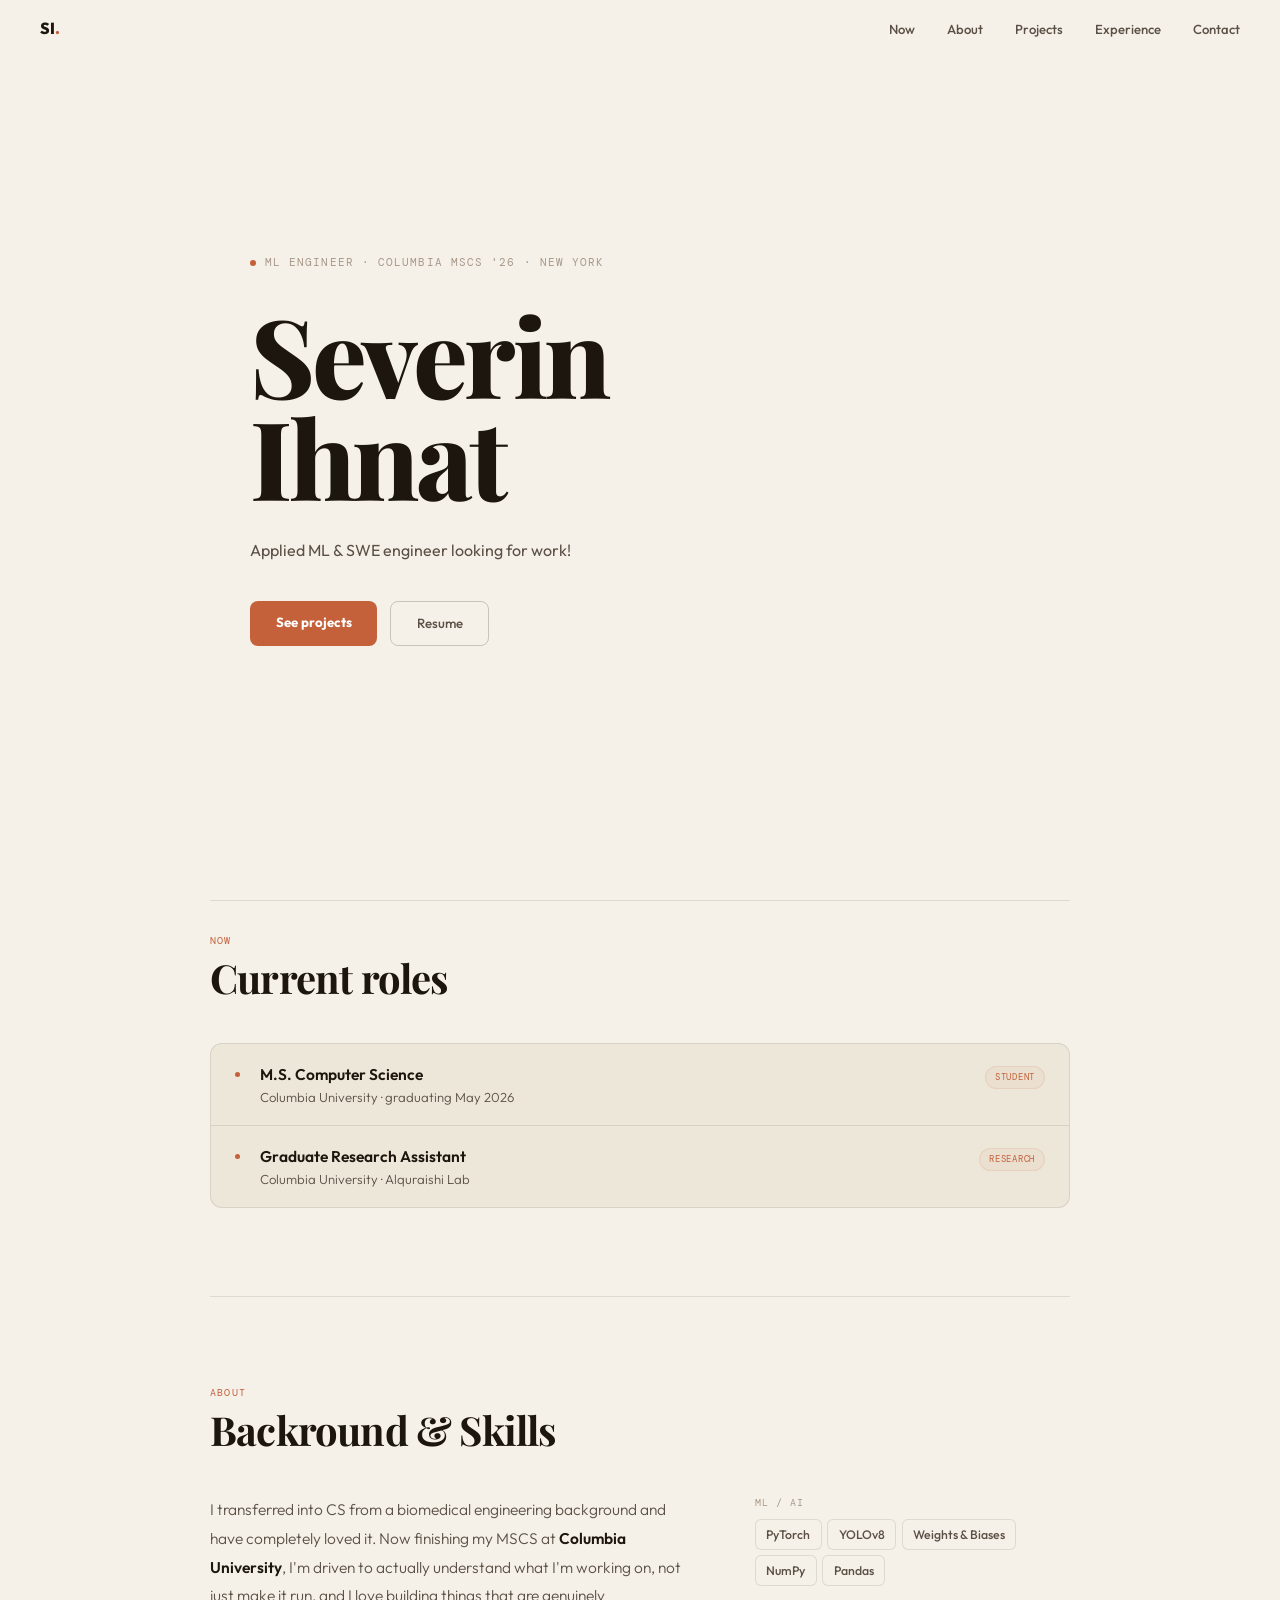
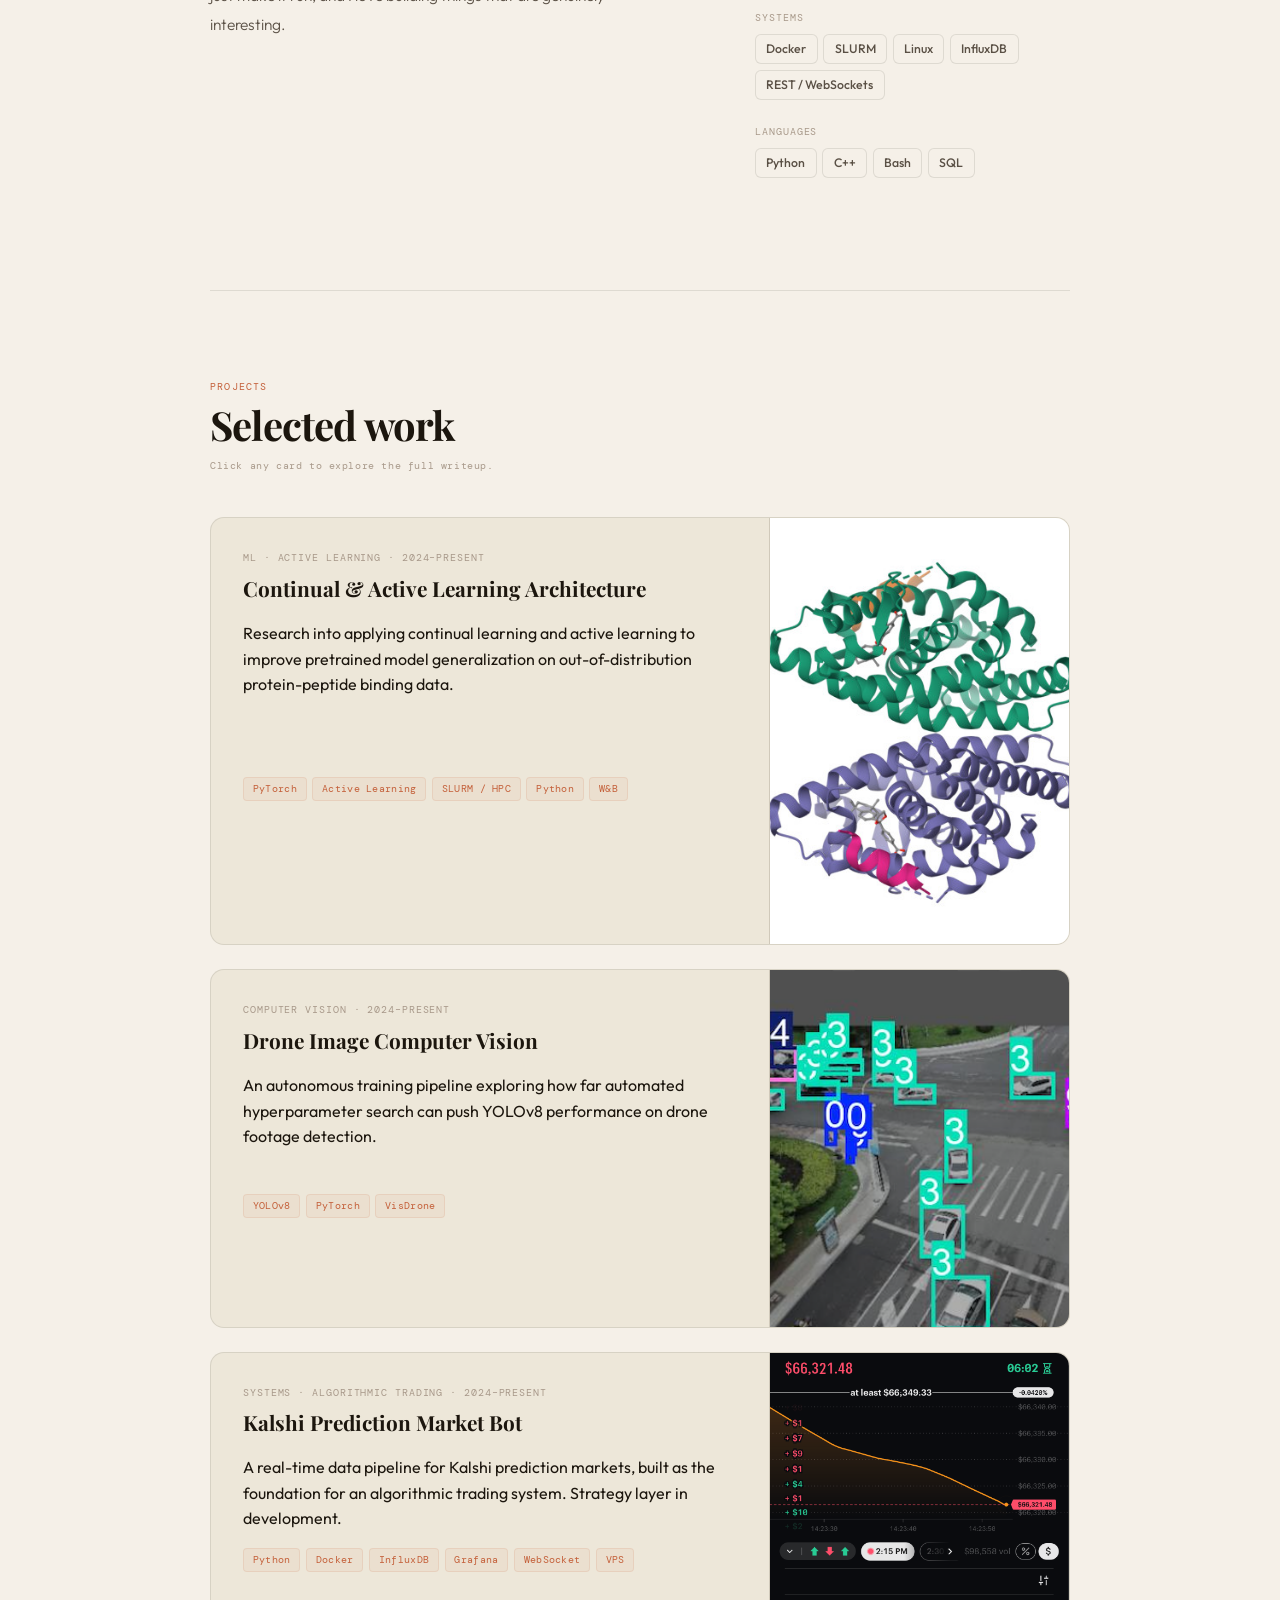
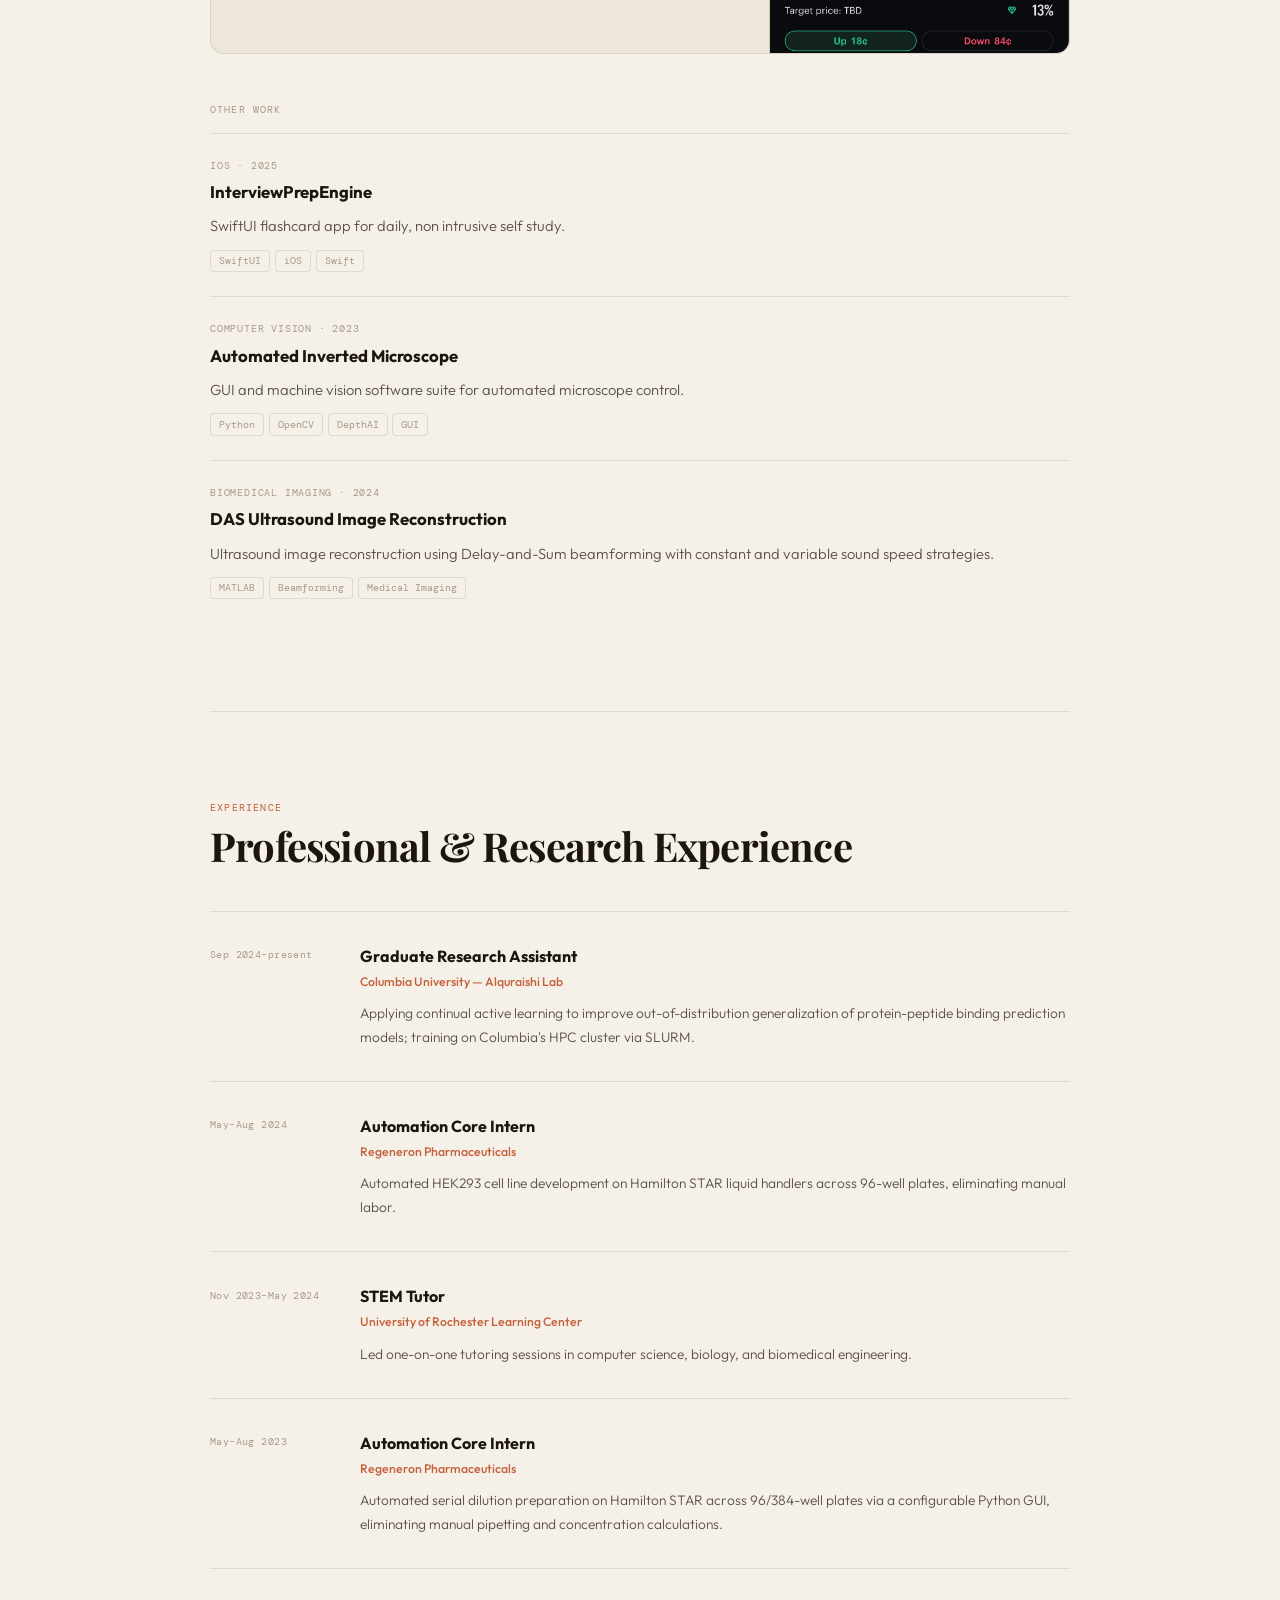
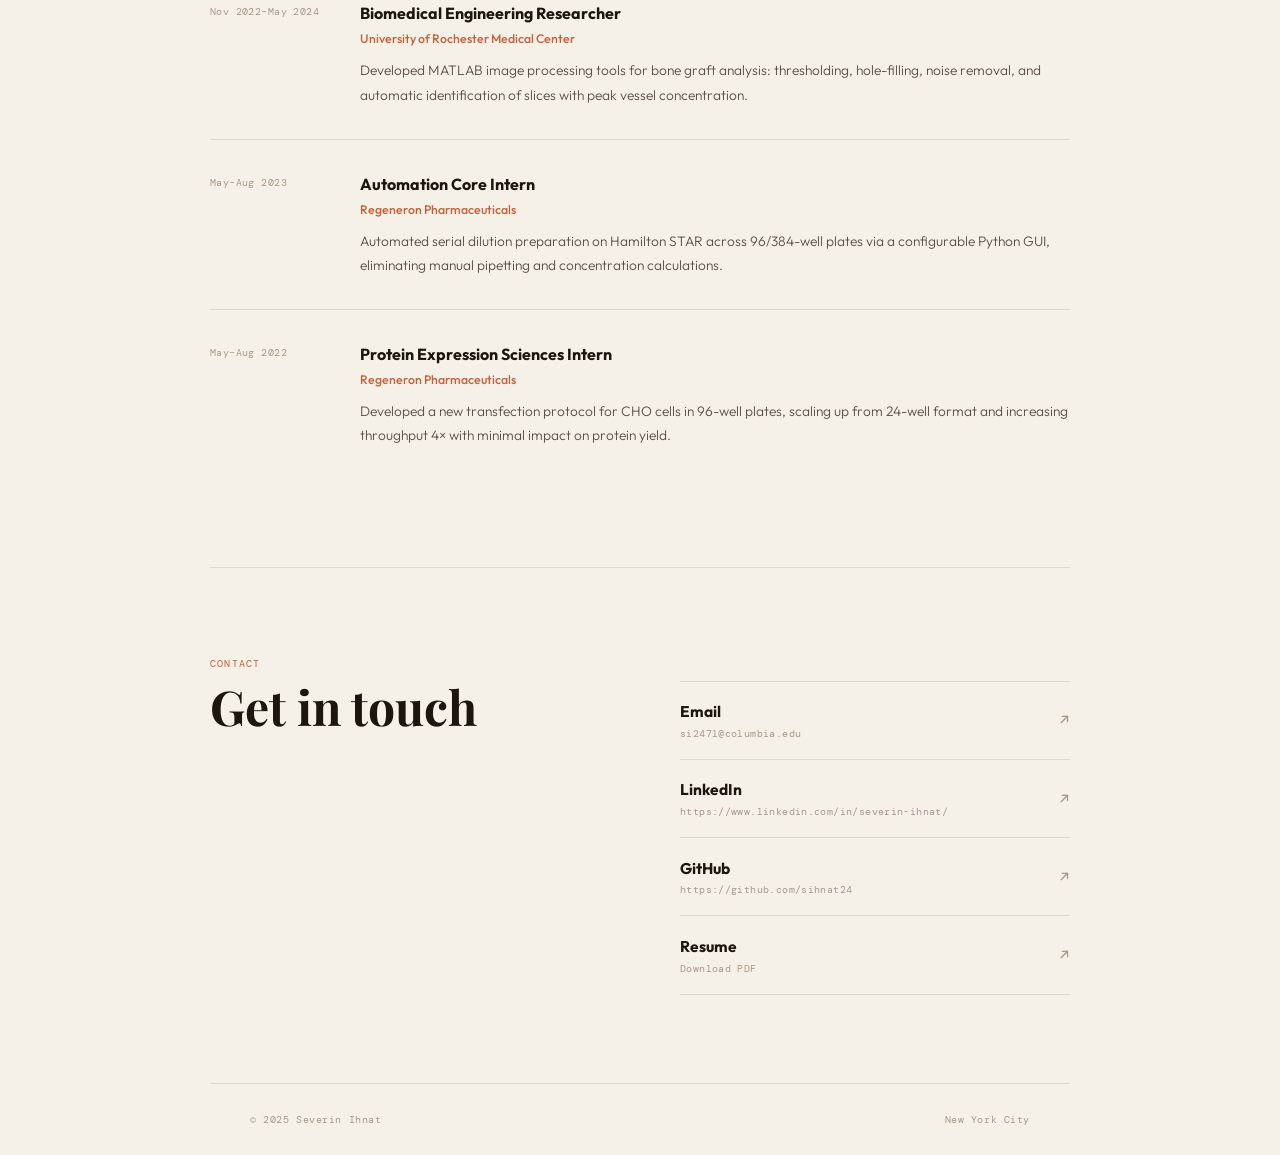
<file: index.html>
<!DOCTYPE html>
<html lang="en">
<head>
  <meta charset="UTF-8" />
  <meta name="viewport" content="width=device-width, initial-scale=1.0" />
  <title>Portfolio</title>
  <link rel="preconnect" href="https://fonts.googleapis.com" />
  <link rel="preconnect" href="https://fonts.gstatic.com" crossorigin />
  <link href="https://fonts.googleapis.com/css2?family=Playfair+Display:ital,wght@0,700;0,800;1,400&family=Outfit:wght@300;400;500;700&family=DM+Mono:wght@300;400&display=swap" rel="stylesheet" />
  <style>
    *, *::before, *::after { box-sizing: border-box; margin: 0; padding: 0; }

    :root {
      --bg:          #f5f0e8;
      --bg2:         #ede7d9;
      --bg3:         #e5dece;
      --border:      rgba(28,22,14,0.1);
      --border2:     rgba(28,22,14,0.2);
      --text:        #1c160e;
      --text-mid:    #5a5045;
      --text-soft:   #a8998a;
      --accent:      #c4603a;
      --accent-dim:  rgba(196,96,58,0.12);
      --accent-dim2: rgba(196,96,58,0.06);
      --fd: 'Outfit', sans-serif;
      --fs: 'Playfair Display', serif;
      --fm: 'DM Mono', monospace;
    }

    html { scroll-behavior: smooth; }
    body { background: var(--bg); color: var(--text); font-family: var(--fd); font-size: 16px; line-height: 1.6; overflow-x: hidden; }

    /* NAV */
    nav { position: fixed; top: 0; left: 0; right: 0; z-index: 100; height: 58px; padding: 0 2.5rem; display: flex; align-items: center; justify-content: space-between; transition: background 0.3s; }
    nav.scrolled { background: rgba(245,240,232,0.92); backdrop-filter: blur(14px); border-bottom: 1px solid var(--border); }
    .nav-logo { font-weight: 800; font-size: 1rem; color: var(--text); text-decoration: none; letter-spacing: -0.01em; }
    .nav-logo span { color: var(--accent); }
    .nav-links { display: flex; gap: 2rem; list-style: none; align-items: center; }
    .nav-links a { font-size: 0.82rem; font-weight: 500; color: var(--text-mid); text-decoration: none; transition: color 0.2s; }
    .nav-links a:hover { color: var(--accent); }

    /* HERO */
    #hero { min-height: 100vh; max-width: 860px; margin: 0 auto; padding: 0 2.5rem; display: flex; flex-direction: column; justify-content: center; }
    .hero-tag { display: inline-flex; align-items: center; gap: 0.55rem; font-family: var(--fm); font-size: 0.68rem; letter-spacing: 0.1em; text-transform: uppercase; color: var(--text-soft); margin-bottom: 2rem; opacity: 0; animation: up 0.45s ease 0.05s forwards; }
    .hero-dot { width: 6px; height: 6px; background: var(--accent); border-radius: 50%; animation: blink 2.4s ease-in-out infinite; }
    @keyframes blink { 0%,100%{opacity:1;transform:scale(1)} 50%{opacity:0.4;transform:scale(0.7)} }

    h1.hero-name { font-family: var(--fs); font-size: clamp(3.4rem, 8.5vw, 6.8rem); font-weight: 800; line-height: 0.94; letter-spacing: -0.03em; color: var(--text); opacity: 0; animation: up 0.65s ease 0.18s forwards; }
    h1.hero-name em { font-style: normal; }

    .hero-sub { margin-top: 1.75rem; max-width: 480px; font-size: 1rem; font-weight: 400; color: var(--text-mid); line-height: 1.8; opacity: 0; animation: up 0.6s ease 0.34s forwards; }

    .hero-btns { margin-top: 2.25rem; display: flex; gap: 0.8rem; flex-wrap: wrap; opacity: 0; animation: up 0.5s ease 0.48s forwards; }
    .btn-solid { padding: 0.7rem 1.6rem; background: var(--accent); color: #fff; font-size: 0.83rem; font-weight: 700; border-radius: 8px; text-decoration: none; transition: opacity 0.2s, transform 0.15s; }
    .btn-solid:hover { opacity: 0.85; transform: translateY(-1px); }
    .btn-ghost { padding: 0.7rem 1.6rem; border: 1.5px solid var(--border2); color: var(--text-mid); font-size: 0.83rem; font-weight: 500; border-radius: 8px; text-decoration: none; transition: border-color 0.2s, color 0.2s, transform 0.15s; }
    .btn-ghost:hover { border-color: var(--accent); color: var(--accent); transform: translateY(-1px); }

    /* SHARED */
    .wrap { max-width: 860px; margin: 0 auto; padding: 0 2.5rem; }
    .sec { padding: 5.5rem 0; border-top: 1px solid var(--border); }
    .eyebrow { font-family: var(--fm); font-size: 0.63rem; letter-spacing: 0.12em; text-transform: uppercase; color: var(--accent); margin-bottom: 0.5rem; }
    .sec-title { font-family: var(--fs); font-size: clamp(1.85rem, 3.5vw, 2.5rem); font-weight: 700; letter-spacing: -0.02em; line-height: 1.05; color: var(--text); margin-bottom: 2.75rem; }
    .sec-title em { font-style: normal; }

    /* CURRENT */
    .now-rows { display: flex; flex-direction: column; background: var(--bg2); border: 1px solid var(--border); border-radius: 12px; overflow: hidden; }
    .now-row { display: flex; align-items: baseline; justify-content: space-between; gap: 2rem; padding: 1.1rem 1.5rem; }
    .now-row + .now-row { border-top: 1px solid var(--border); }
    .now-left { display: flex; align-items: baseline; gap: 1.25rem; }
    .now-dot { width: 5px; height: 5px; background: var(--accent); border-radius: 50%; flex-shrink: 0; position: relative; top: -0.15rem; }
    .now-role { font-size: 0.97rem; font-weight: 600; color: var(--text); }
    .now-org { font-size: 0.82rem; color: var(--text-mid); font-weight: 300; }
    .now-badge { font-family: var(--fm); font-size: 0.58rem; letter-spacing: 0.08em; text-transform: uppercase; padding: 0.2rem 0.55rem; border-radius: 20px; background: var(--accent-dim2); border: 1px solid var(--accent-dim); color: var(--accent); white-space: nowrap; }

    /* ABOUT */
    .about-cols { display: grid; grid-template-columns: 3fr 2fr; gap: 4.5rem; align-items: start; }
    .about-body p { font-size: 0.97rem; color: var(--text-mid); line-height: 1.85; margin-bottom: 1.1rem; font-weight: 300; }
    .about-body strong { color: var(--text); font-weight: 600; }
    .sk-group { margin-bottom: 1.5rem; }
    .sk-label { font-family: var(--fm); font-size: 0.6rem; letter-spacing: 0.1em; text-transform: uppercase; color: var(--text-soft); margin-bottom: 0.55rem; }
    .sk-chips { display: flex; flex-wrap: wrap; gap: 0.35rem; }
    .chip { font-size: 0.77rem; font-weight: 500; padding: 0.27rem 0.65rem; background: var(--bg); border: 1px solid var(--border); border-radius: 6px; color: var(--text-mid); transition: border-color 0.2s, color 0.2s; }
    .chip:hover { border-color: var(--accent); color: var(--text); }

    .proj-hint { font-family: var(--fm); font-size: 0.62rem; letter-spacing: 0.06em; color: var(--text-soft); margin-top: -2rem; margin-bottom: 2.75rem; }

    /* FEATURED CARDS */
    .featured-projects { display: flex; flex-direction: column; gap: 1.5rem; margin-bottom: 1.5rem; }
    .feat-card { background: var(--bg2); border: 1px solid var(--border); border-radius: 14px; overflow: hidden; display: grid; grid-template-columns: 1fr 300px; transition: border-color 0.25s; cursor: pointer; text-decoration: none; color: inherit; }
    .feat-card:hover { border-color: var(--border2); }
    .feat-card:hover .feat-title { color: var(--accent); transition: color 0.2s; }
    .feat-body { padding: 2rem; display: flex; flex-direction: column; justify-content: space-between; }
    .feat-view { font-family: var(--fm); font-size: 0.63rem; letter-spacing: 0.06em; color: var(--accent); margin-top: 1rem; opacity: 0; transition: opacity 0.2s, transform 0.2s; transform: translateX(-4px); display: block; }
    .feat-card:hover .feat-view { opacity: 1; transform: none; }
    .feat-meta { font-family: var(--fm); font-size: 0.63rem; letter-spacing: 0.09em; text-transform: uppercase; color: var(--text-soft); margin-bottom: 0.6rem; }
    .feat-title { font-family: var(--fs); font-size: 1.3rem; font-weight: 700; color: var(--text); margin-bottom: 0.65rem; line-height: 1.2; }
    .feat-desc { font-size: 0.88rem; color: var(--text-mid); line-height: 1.75; flex: 1; margin-bottom: 1.25rem; font-weight: 300; }
    .feat-tags { display: flex; flex-wrap: wrap; gap: 0.35rem; }
    .feat-tag { font-family: var(--fm); font-size: 0.62rem; padding: 0.2rem 0.55rem; background: var(--accent-dim2); border: 1px solid var(--accent-dim); color: var(--accent); border-radius: 4px; letter-spacing: 0.03em; }
    .feat-img { background: var(--bg3); border-left: 1px solid var(--border); overflow: hidden; }
    .feat-img img { width: 100%; height: 100%; object-fit: cover; object-position: center; display: block; }
    .feat-img--kalshi { aspect-ratio: 1 / 1; }
    .feat-img-placeholder { width: 100%; height: 100%; display: flex; flex-direction: column; align-items: center; justify-content: center; gap: 0.75rem; padding: 1.5rem; text-align: center; }
    .fip-icon { font-size: 2rem; opacity: 0.2; }
    .fip-label { font-family: var(--fm); font-size: 0.62rem; letter-spacing: 0.08em; text-transform: uppercase; color: var(--text-soft); line-height: 1.6; }

    /* LISTED PROJECTS */
    .listed-projects { display: flex; flex-direction: column; }
    .list-divider { font-family: var(--fm); font-size: 0.6rem; letter-spacing: 0.12em; text-transform: uppercase; color: var(--text-soft); padding: 1.5rem 0 1rem; }
    .proj-row { display: grid; grid-template-columns: 1fr auto; gap: 2rem; align-items: start; padding: 1.5rem 0; border-top: 1px solid var(--border); cursor: default; }
    .proj-row:last-child { border-bottom: none; }
    .pr-meta { font-family: var(--fm); font-size: 0.62rem; letter-spacing: 0.08em; text-transform: uppercase; color: var(--text-soft); margin-bottom: 0.35rem; }
    .pr-title { font-size: 1.05rem; font-weight: 700; color: var(--text); margin-bottom: 0.45rem; transition: color 0.2s; }
    .proj-row:hover .pr-title { color: var(--accent); }
    .pr-desc { font-size: 0.92rem; color: var(--text-mid); line-height: 1.7; margin-bottom: 0.7rem; font-weight: 300; }
    .pr-tags { display: flex; flex-wrap: wrap; gap: 0.3rem; }
    .pr-tag { font-family: var(--fm); font-size: 0.6rem; padding: 0.17rem 0.5rem; background: var(--bg); border: 1px solid var(--border); color: var(--text-soft); border-radius: 4px; }
    .pr-arrow { color: var(--text-soft); font-size: 1rem; opacity: 0; transition: opacity 0.2s, transform 0.2s; padding-top: 0.2rem; }
    .proj-row:hover .pr-arrow { opacity: 1; transform: translate(2px,-2px); color: var(--accent); }

    /* EXPERIENCE */
    .exp-row { display: grid; grid-template-columns: 110px 1fr; gap: 2.5rem; padding: 2rem 0; border-top: 1px solid var(--border); }
    .exp-row:last-child { border-bottom: none; }
    .er-date { font-family: var(--fm); font-size: 0.65rem; color: var(--text-soft); letter-spacing: 0.04em; padding-top: 0.2rem; }
    .er-role { font-size: 1rem; font-weight: 700; color: var(--text); margin-bottom: 0.15rem; }
    .er-org { font-size: 0.77rem; color: var(--accent); font-weight: 500; margin-bottom: 0.6rem; }
    .er-desc { font-size: 0.86rem; color: var(--text-mid); line-height: 1.75; font-weight: 300; }

    /* CONTACT */
    .contact-layout { display: grid; grid-template-columns: 1fr 1fr; gap: 5rem; align-items: start; }
    .contact-head { font-family: var(--fs); font-size: clamp(2rem, 4.5vw, 3rem); font-weight: 700; line-height: 1.05; color: var(--text); margin-bottom: 1.25rem; }
    .contact-head em { font-style: normal; }
    .contact-copy { font-size: 0.92rem; color: var(--text-mid); line-height: 1.8; font-weight: 300; }
    .contact-links { display: flex; flex-direction: column; }
    .cl { display: flex; align-items: center; justify-content: space-between; padding: 1.1rem 0; border-top: 1px solid var(--border); text-decoration: none; }
    .cl:last-child { border-bottom: 1px solid var(--border); }
    .cl-name { font-size: 0.97rem; font-weight: 700; color: var(--text); transition: color 0.2s; }
    .cl:hover .cl-name { color: var(--accent); }
    .cl-sub { font-family: var(--fm); font-size: 0.6rem; color: var(--text-soft); margin-top: 0.12rem; letter-spacing: 0.04em; }
    .cl-arr { color: var(--text-soft); transition: color 0.2s, transform 0.2s; }
    .cl:hover .cl-arr { color: var(--accent); transform: translate(3px,-3px); }

    /* FOOTER */
    footer { border-top: 1px solid var(--border); padding: 1.75rem 2.5rem; max-width: 860px; margin: 0 auto; display: flex; justify-content: space-between; }
    footer p { font-family: var(--fm); font-size: 0.6rem; color: var(--text-soft); letter-spacing: 0.06em; }

    /* REVEAL */
    .reveal { opacity: 0; transform: translateY(16px); transition: opacity 0.6s ease, transform 0.6s ease; }
    .reveal.visible { opacity: 1; transform: none; }
    .rd1 { transition-delay: 0.07s; } .rd2 { transition-delay: 0.14s; } .rd3 { transition-delay: 0.21s; }
    @keyframes up { to { opacity: 1; transform: none; } }

    /* RESPONSIVE */
    @media (max-width: 680px) {
      nav, footer { padding-left: 1.25rem; padding-right: 1.25rem; }
      .wrap { padding: 0 1.25rem; }
      .feat-card { grid-template-columns: 1fr; }
      .feat-img { aspect-ratio: 4 / 3; border-left: none; border-top: 1px solid var(--border); }
      .about-cols, .contact-layout { grid-template-columns: 1fr; gap: 2.5rem; }
      .exp-row { grid-template-columns: 1fr; gap: 0.25rem; }
      nav .nav-links li:nth-child(n+4) { display: none; }
    }
  </style>
</head>
<body>

<nav id="nav">
  <a class="nav-logo" href="#hero">SI<span>.</span></a>
  <ul class="nav-links">
    <li><a href="#now">Now</a></li>
    <li><a href="#about">About</a></li>
    <li><a href="#projects">Projects</a></li>
    <li><a href="#experience">Experience</a></li>
    <li><a href="#contact">Contact</a></li>
  </ul>
</nav>

<!-- HERO -->
<section id="hero">
  <div class="hero-tag"><span class="hero-dot"></span>ML Engineer · Columbia MSCS '26 · New York</div>
  <h1 class="hero-name">Severin<br /><em>Ihnat</em></h1>
  <p class="hero-sub">Applied ML & SWE engineer looking for work!</p>
  <div class="hero-btns">
    <a href="#projects" class="btn-solid">See projects</a>
    <a href="/resume.pdf" class="btn-ghost">Resume</a>
  </div>
</section>

<!-- CURRENT -->
<section id="now">
  <div class="wrap sec" style="padding-top: 2rem">
    <p class="eyebrow reveal">Now</p>
    <h2 class="sec-title reveal rd1">Current <em>roles</em></h2>
    <div class="now-rows reveal rd2">
      <div class="now-row">
        <div class="now-left">
          <span class="now-dot"></span>
          <div>
            <div class="now-role">M.S. Computer Science</div>
            <div class="now-org">Columbia University · graduating May 2026</div>
          </div>
        </div>
        <span class="now-badge">Student</span>
      </div>
      <div class="now-row">
        <div class="now-left">
          <span class="now-dot"></span>
          <div>
            <div class="now-role">Graduate Research Assistant</div>
            <div class="now-org">Columbia University · Alquraishi Lab</div>
          </div>
        </div>
        <span class="now-badge">Research</span>
      </div>
    </div>
  </div>
</section>

<!-- ABOUT -->
<section id="about">
  <div class="wrap sec">
    <p class="eyebrow reveal">About</p>
    <h2 class="sec-title reveal rd1">Backround & Skills</h2>
    <div class="about-cols">
      <div class="about-body reveal rd2">
        <p>I transferred into CS from a biomedical engineering background and have completely loved it. Now finishing my MSCS at <strong>Columbia University</strong>, I'm driven to actually understand what I'm working on, not just make it run, and I love building things that are genuinely interesting.</p>
      </div>
      <div class="about-skills reveal rd3">
          <div class="sk-group">
            <p class="sk-label">ML / AI</p>
            <div class="sk-chips">
              <span class="chip">PyTorch</span>
              <span class="chip">YOLOv8</span>
              <span class="chip">Weights & Biases</span>
              <span class="chip">NumPy</span>
              <span class="chip">Pandas</span>
            </div>
          </div>
          <div class="sk-group">
            <p class="sk-label">Systems</p>
            <div class="sk-chips">
              <span class="chip">Docker</span>
              <span class="chip">SLURM</span>
              <span class="chip">Linux</span>
              <span class="chip">InfluxDB</span>
              <span class="chip">REST / WebSockets</span>
            </div>
          </div>
          <div class="sk-group">
            <p class="sk-label">Languages</p>
            <div class="sk-chips">
              <span class="chip">Python</span>
              <span class="chip">C++</span>
              <span class="chip">Bash</span>
              <span class="chip">SQL</span>
            </div>
          </div>
        </div>
    </div>
  </div>
</section>

<!-- PROJECTS -->
<section id="projects">
  <div class="wrap sec">
    <p class="eyebrow reveal">Projects</p>
    <h2 class="sec-title reveal rd1">Selected work</h2>
    <p class="proj-hint reveal rd2">Click any card to explore the full writeup.</p>

    <div class="featured-projects">

      <a class="feat-card reveal" href="/projects/cal.html">
        <div class="feat-body">
          <div>
            <p class="feat-meta">ML · Active Learning · 2024–present</p>
            <p class="feat-title">Continual & Active Learning Architecture</p>
            <p class="feat-desc"> <p>Research into applying continual learning and active learning to improve pretrained model generalization on out-of-distribution protein-peptide binding data.</p>
          </div>
          <div class="feat-tags">
            <span class="feat-tag">PyTorch</span>
            <span class="feat-tag">Active Learning</span>
            <span class="feat-tag">SLURM / HPC</span>
            <span class="feat-tag">Python</span>
            <span class="feat-tag">W&amp;B</span>
          </div>
          <span class="feat-view">View project →</span>
        </div>
        <div class="feat-img">
          <img src="img/cal/pbd.jpeg" alt="3D structure of GYF protein binding domain" />
          <div class="feat-img-placeholder">
            <div class="fip-icon">⬚</div>
            <div class="fip-label">Heatmap / W&amp;B run</div>
          </div>
        </div>
      </a>

      <a class="feat-card reveal rd1" href="/projects/drone.html">
        <div class="feat-body">
          <div>
            <p class="feat-meta">Computer Vision · 2024–present</p>
            <p class="feat-title">Drone Image Computer Vision</p>
            <p class="feat-desc"><p>An autonomous training pipeline exploring how far automated hyperparameter search can push YOLOv8 performance on drone footage detection.</p>
          </div>
          <div class="feat-tags">
            <span class="feat-tag">YOLOv8</span>
            <span class="feat-tag">PyTorch</span>
            <span class="feat-tag">VisDrone</span>
          </div>
          <span class="feat-view">View project →</span>
        </div>
        <div class="feat-img">
          <img src="img/yolo/visdrone ex.png" alt="YOLOv8 detection output on VisDrone frame" >
          <div class="feat-img-placeholder">
            <div class="fip-icon">⬚</div>
            <div class="fip-label">runs/detect/predict/</div>
          </div>
        </div>
      </a>

      <a class="feat-card reveal rd2" href="/projects/kalshi.html">
        <div class="feat-body">
          <div>
            <p class="feat-meta">Systems · Algorithmic Trading · 2024–present</p>
            <p class="feat-title">Kalshi Prediction Market Bot</p>
            <p class="feat-desc"><p>A real-time data pipeline for Kalshi prediction markets, built as the foundation for an algorithmic trading system. Strategy layer in development.</p>
          </div>
          <div class="feat-tags">
            <span class="feat-tag">Python</span>
            <span class="feat-tag">Docker</span>
            <span class="feat-tag">InfluxDB</span>
            <span class="feat-tag">Grafana</span>
            <span class="feat-tag">WebSocket</span> 
            <span class="feat-tag">VPS</span>
          </div>
          <span class="feat-view">View project →</span>
        </div>
        <div class="feat-img feat-img--kalshi">
          <img src="img/kalshi/market.png" alt="Grafana dashboard — live Kalshi data pipeline" />
          <div class="feat-img-placeholder">
            <div class="fip-icon">⬚</div>
            <div class="fip-label">Grafana screenshot</div>
          </div>
        </div>
      </a>

    </div>

    <div class="listed-projects reveal rd3">
      <p class="list-divider">Other work</p>

      <a class="proj-row" href="https://github.com/sihnat24/InterviewPrepEngine" target="_blank" style="text-decoration:none;color:inherit;">
        <div>
          <p class="pr-meta">iOS · 2025</p>
          <p class="pr-title">InterviewPrepEngine</p>
          <p class="pr-desc">SwiftUI flashcard app for daily, non intrusive self study.</p>
          <div class="pr-tags"><span class="pr-tag">SwiftUI</span><span class="pr-tag">iOS</span><span class="pr-tag">Swift</span></div>
        </div>
        <span class="pr-arrow">↗</span>
      </a>

      <a class="proj-row" href="https://github.com/sihnat24/inverted-microscope-automation" target="_blank" style="text-decoration:none;color:inherit;">
        <div>
          <p class="pr-meta">Computer Vision · 2023</p>
          <p class="pr-title">Automated Inverted Microscope</p>
          <p class="pr-desc">GUI and machine vision software suite for automated microscope control.</p>
          <div class="pr-tags"><span class="pr-tag">Python</span><span class="pr-tag">OpenCV</span><span class="pr-tag">DepthAI</span><span class="pr-tag">GUI</span></div>
        </div>
        <span class="pr-arrow">↗</span>
      </a>

      <a class="proj-row" href="https://github.com/sihnat24/RAMBFF" target="_blank" style="text-decoration:none;color:inherit;">
        <div>
          <p class="pr-meta">Biomedical Imaging · 2024</p>
          <p class="pr-title">DAS Ultrasound Image Reconstruction</p>
          <p class="pr-desc">Ultrasound image reconstruction using Delay-and-Sum beamforming with constant and variable sound speed strategies.</p>
          <div class="pr-tags"><span class="pr-tag">MATLAB</span><span class="pr-tag">Beamforming</span><span class="pr-tag">Medical Imaging</span></div>
        </div>
        <span class="pr-arrow">↗</span>
      </a>
      
    </div>
  </div>
</section>

<!-- EXPERIENCE -->
<section id="experience">
  <div class="wrap sec">
    <p class="eyebrow reveal">Experience</p>
    <h2 class="sec-title reveal rd1">Professional & Research Experience</h2>
    <div class="reveal rd2">

      <div class="exp-row">
        <div class="er-date">Sep 2024–present</div>
        <div>
          <p class="er-role">Graduate Research Assistant</p>
          <p class="er-org">Columbia University — Alquraishi Lab</p>
          <p class="er-desc">Applying continual active learning to improve out-of-distribution generalization of protein-peptide binding prediction models; training on Columbia's HPC cluster via SLURM.</p>
        </div>
      </div>

      <div class="exp-row">
        <div class="er-date">May–Aug 2024</div>
        <div>
          <p class="er-role">Automation Core Intern</p>
          <p class="er-org">Regeneron Pharmaceuticals</p>
          <p class="er-desc">Automated HEK293 cell line development on Hamilton STAR liquid handlers across 96-well plates, eliminating manual labor.</p>
        </div>
      </div>

      <div class="exp-row">
        <div class="er-date">Nov 2023–May 2024</div>
        <div>
          <p class="er-role">STEM Tutor</p>
          <p class="er-org">University of Rochester Learning Center</p>
          <p class="er-desc">Led one-on-one tutoring sessions in computer science, biology, and biomedical engineering.</p>
        </div>
      </div>




      <div class="exp-row">
        <div class="er-date">May–Aug 2023</div>
        <div>
          <p class="er-role">Automation Core Intern</p>
          <p class="er-org">Regeneron Pharmaceuticals</p>
          <p class="er-desc">Automated serial dilution preparation on Hamilton STAR across 96/384-well plates via a configurable Python GUI, eliminating manual pipetting and concentration calculations.</p>
        </div>
      </div>


      <div class="exp-row">
        <div class="er-date">Nov 2022–May 2024</div>
        <div>
          <p class="er-role">Biomedical Engineering Researcher</p>
          <p class="er-org">University of Rochester Medical Center</p>
          <p class="er-desc">Developed MATLAB image processing tools for bone graft analysis: thresholding, hole-filling, noise removal, and automatic identification of slices with peak vessel concentration.</p>
        </div>
      </div>


      <div class="exp-row">
        <div class="er-date">May–Aug 2023</div>
        <div>
          <p class="er-role">Automation Core Intern</p>
          <p class="er-org">Regeneron Pharmaceuticals</p>
          <p class="er-desc">Automated serial dilution preparation on Hamilton STAR across 96/384-well plates via a configurable Python GUI, eliminating manual pipetting and concentration calculations.</p>
        </div>
      </div>


      <div class="exp-row">
        <div class="er-date">May–Aug 2022</div>
        <div>
          <p class="er-role">Protein Expression Sciences Intern</p>
          <p class="er-org">Regeneron Pharmaceuticals</p>
          <p class="er-desc">Developed a new transfection protocol for CHO cells in 96-well plates, scaling up from 24-well format and increasing throughput 4× with minimal impact on protein yield.</p>
        </div>
      </div>





    </div>
  </div>
</section>


<!-- CONTACT -->
<section id="contact">
  <div class="wrap sec">
    <p class="eyebrow reveal">Contact</p>
    <div class="contact-layout">
      <div class="reveal rd1">
        <h2 class="contact-head">Get in touch </h2>
        <p class="contact-copy"></p>
      </div>
      <div class="contact-links reveal rd2">
        <a class="cl" href="mailto:si2471@columbia.edu">
          <div><div class="cl-name">Email</div><div class="cl-sub">si2471@columbia.edu</div></div>
          <span class="cl-arr">↗</span>
        </a>
        <a class="cl" href="https://www.linkedin.com/in/severin-ihnat/" target="_blank">
          <div><div class="cl-name">LinkedIn</div><div class="cl-sub">https://www.linkedin.com/in/severin-ihnat/</div></div>
          <span class="cl-arr">↗</span>
        </a>
        <a class="cl" href="https://github.com/sihnat24" target="_blank">
          <div><div class="cl-name">GitHub</div><div class="cl-sub">https://github.com/sihnat24</div></div>
          <span class="cl-arr">↗</span>
        </a>
        <a class="cl" href="/resume.pdf" target="_blank">
          <div><div class="cl-name">Resume</div><div class="cl-sub">Download PDF</div></div>
          <span class="cl-arr">↗</span>
        </a>
      </div>
    </div>
  </div>
</section>

<footer>
  <p>© 2025 Severin Ihnat</p>
  <p>New York City</p>
</footer>

<script>
  const nav = document.getElementById('nav');
  window.addEventListener('scroll', () => nav.classList.toggle('scrolled', scrollY > 40));
  const obs = new IntersectionObserver(
    es => es.forEach(e => { if (e.isIntersecting) { e.target.classList.add('visible'); obs.unobserve(e.target); } }),
    { threshold: 0.08, rootMargin: '0px 0px -30px 0px' }
  );
  document.querySelectorAll('.reveal').forEach(el => obs.observe(el));
</script>

</body>
</html>
</file>
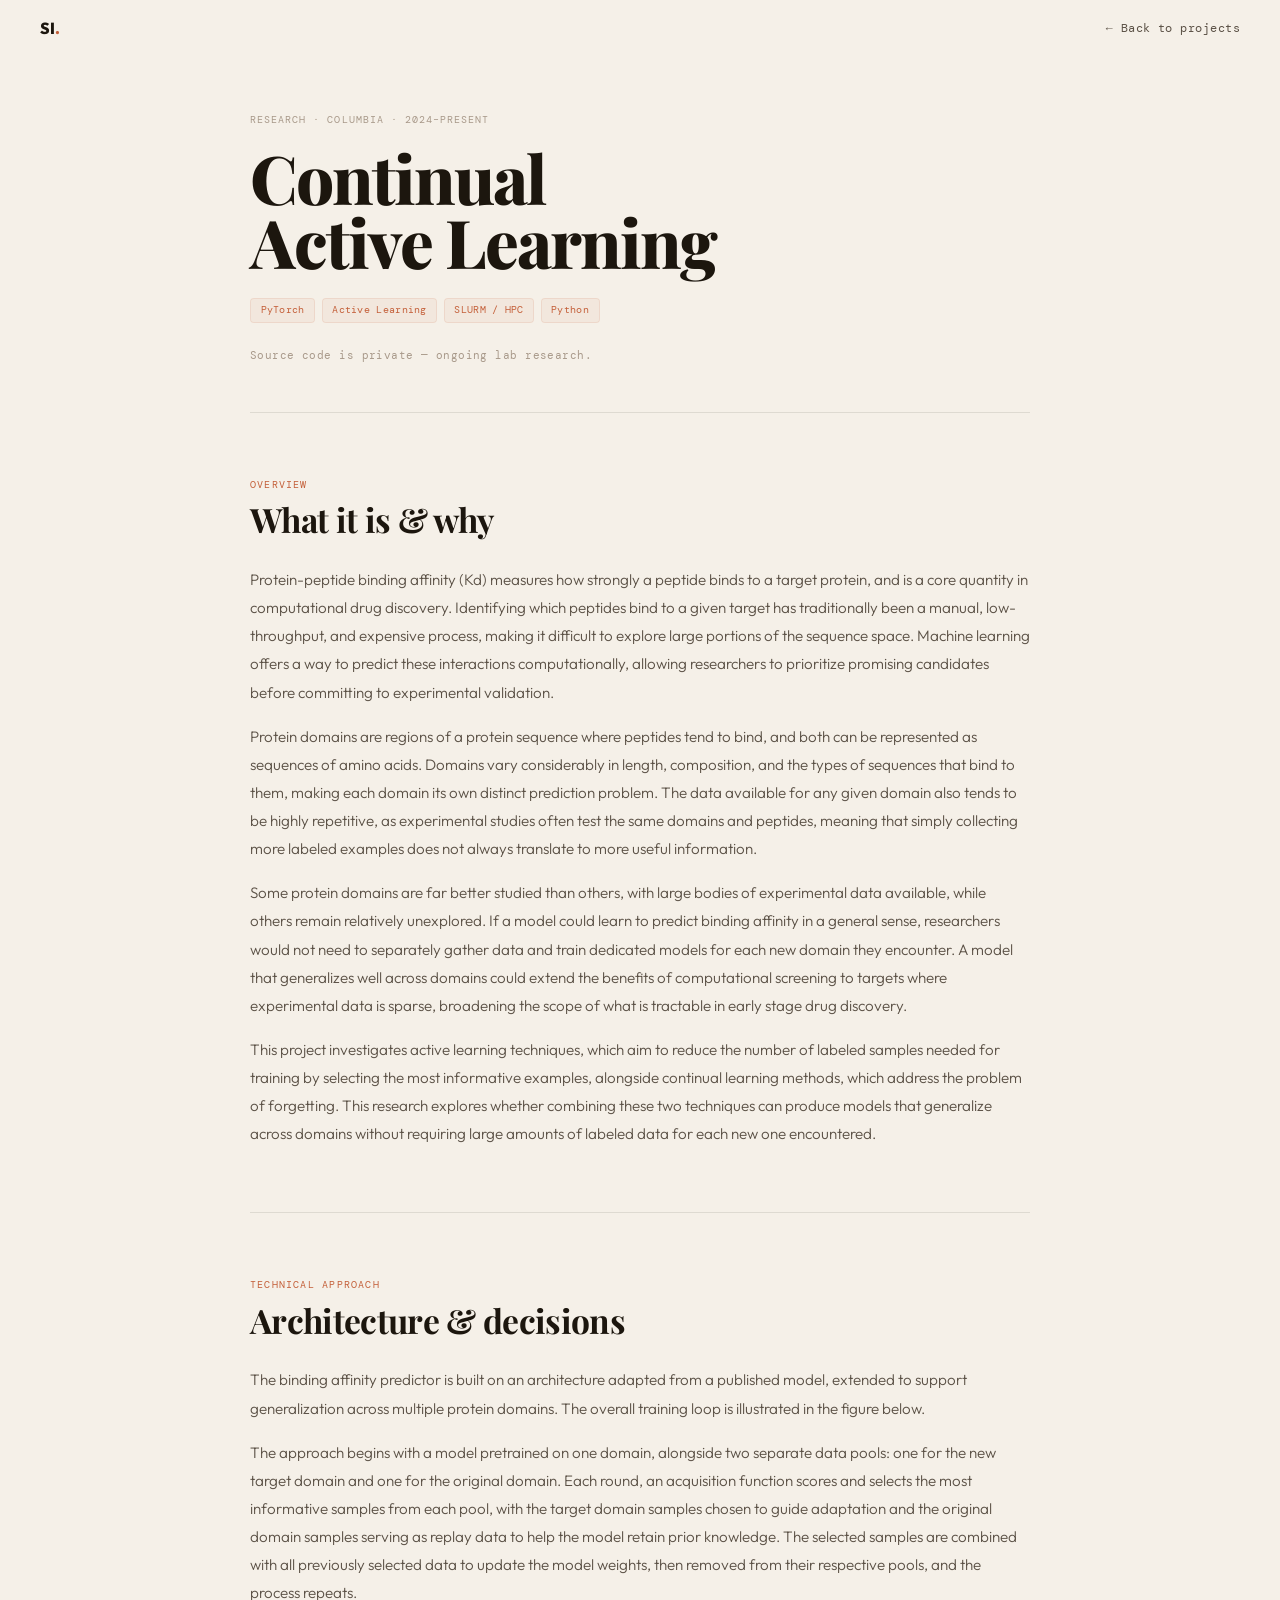
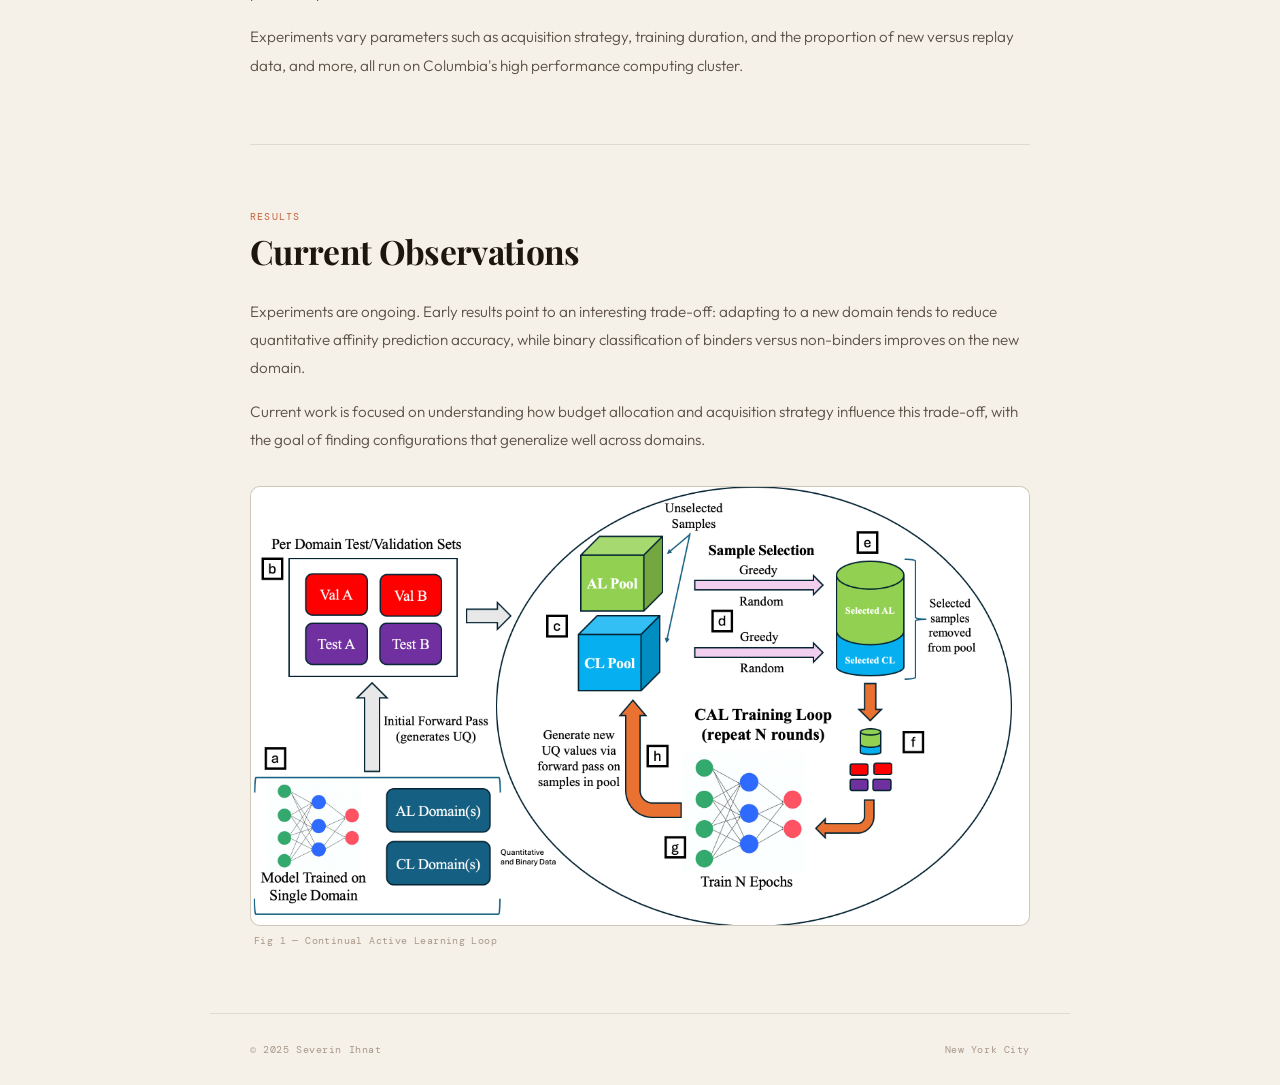
<file: projects/cal.html>
<!DOCTYPE html>
<html lang="en">
<head>
  <meta charset="UTF-8" />
  <meta name="viewport" content="width=device-width, initial-scale=1.0" />
  <title>Continual Active Learning — Severin Ihnat</title>
  <link rel="preconnect" href="https://fonts.googleapis.com" />
  <link rel="preconnect" href="https://fonts.gstatic.com" crossorigin />
  <link href="https://fonts.googleapis.com/css2?family=Playfair+Display:ital,wght@0,700;0,800;1,400&family=Outfit:wght@300;400;500;700&family=DM+Mono:wght@300;400&display=swap" rel="stylesheet" />
  <link rel="stylesheet" href="project.css" />
</head>
<body>

<nav id="nav">
  <a class="nav-logo" href="/">SI<span>.</span></a>
  <a class="nav-back" href="/#projects">← Back to projects</a>
</nav>

<div class="wrap">

  <div class="proj-hero reveal">
    <div class="proj-hero-text">
      <p class="proj-meta">Research · Columbia · 2024–present</p>
      <h1 class="proj-title">Continual<br /><em>Active Learning</em></h1>
      <div class="proj-tags">
        <span class="proj-tag">PyTorch</span>
        <span class="proj-tag">Active Learning</span>
        <span class="proj-tag">SLURM / HPC</span>
        <span class="proj-tag">Python</span>
      </div>
      <p style="margin-top: 1.5rem; font-family: var(--fm); font-size: 0.68rem; color: var(--text-soft); letter-spacing: 0.04em;">Source code is private — ongoing lab research.</p>
    </div>
  </div>

  <section class="sec">
    <div class="wrap" style="padding:0">
      <p class="eyebrow reveal">Overview</p>
      <h2 class="sec-title reveal rd1">What it is <em>&amp; why</em></h2>
      <div class="body-text reveal rd2">
        <p>Protein-peptide binding affinity (Kd) measures how strongly a peptide binds to a target protein, and is a core quantity in computational drug discovery. Identifying which peptides bind to a given target has traditionally been a manual, low-throughput, and expensive process, making it difficult to explore large portions of the sequence space. Machine learning offers a way to predict these interactions computationally, allowing researchers to prioritize promising candidates before committing to experimental validation.</p>

        <p>Protein domains are regions of a protein sequence where peptides tend to bind, and both can be represented as sequences of amino acids. Domains vary considerably in length, composition, and the types of sequences that bind to them, making each domain its own distinct prediction problem. The data available for any given domain also tends to be highly repetitive, as experimental studies often test the same domains and peptides, meaning that simply collecting more labeled examples does not always translate to more useful information.</p>

        <p>Some protein domains are far better studied than others, with large bodies of experimental data available, while others remain relatively unexplored. If a model could learn to predict binding affinity in a general sense, researchers would not need to separately gather data and train dedicated models for each new domain they encounter. A model that generalizes well across domains could extend the benefits of computational screening to targets where experimental data is sparse, broadening the scope of what is tractable in early stage drug discovery.</p>

        <p>This project investigates active learning techniques, which aim to reduce the number of labeled samples needed for training by selecting the most informative examples, alongside continual learning methods, which address the problem of forgetting. This research explores whether combining these two techniques can produce models that generalize across domains without requiring large amounts of labeled data for each new one encountered.</p>
    </div>
  </section>

  <section class="sec">
    <div class="wrap" style="padding:0">
      <p class="eyebrow reveal">Technical Approach</p>
      <h2 class="sec-title reveal rd1">Architecture &amp; <em>decisions</em></h2>
      <div class="body-text reveal rd2">
      <p>The binding affinity predictor is built on an architecture adapted from a published model, extended to support generalization across multiple protein domains. The overall training loop is illustrated in the figure below.</p>

      <p>The approach begins with a model pretrained on one domain, alongside two separate data pools: one for the new target domain and one for the original domain. Each round, an acquisition function scores and selects the most informative samples from each pool, with the target domain samples chosen to guide adaptation and the original domain samples serving as replay data to help the model retain prior knowledge. The selected samples are combined with all previously selected data to update the model weights, then removed from their respective pools, and the process repeats.</p>

      <p>Experiments vary parameters such as acquisition strategy, training duration, and the proportion of new versus replay data, and more, all run on Columbia's high performance computing cluster.</p>
      </div>
    </div>
  </section>

  <section class="sec">
    <div class="wrap" style="padding:0">
      <p class="eyebrow reveal">Results</p>
      <h2 class="sec-title reveal rd1"> Current Observations</h2>
      <div class="body-text reveal rd2">
        <p>Experiments are ongoing. Early results point to an interesting trade-off: adapting to a new domain tends to reduce quantitative affinity prediction accuracy, while binary classification of binders versus non-binders improves on the new domain.</p>
        <p>Current work is focused on understanding how budget allocation and acquisition strategy influence this trade-off, with the goal of finding configurations that generalize well across domains.</p>
      </div>
      <div class="result-images reveal rd3">
        <div class="result-img-wrap">
          <div class="result-img">
            <img src="../img/cal/cal loop.png" alt="Diagram of overall continual active learning loop" />
          </div>
          <span class="result-img-caption">Fig 1 — Continual Active Learning Loop</span>
        </div>
      </div>
    </div>
  </section>

</div>

<footer>
  <p>© 2025 Severin Ihnat</p>
  <p>New York City</p>
</footer>

<script>
  const nav = document.getElementById('nav');
  window.addEventListener('scroll', () => nav.classList.toggle('scrolled', scrollY > 40));
  const obs = new IntersectionObserver(
    es => es.forEach(e => { if (e.isIntersecting) { e.target.classList.add('visible'); obs.unobserve(e.target); } }),
    { threshold: 0.08, rootMargin: '0px 0px -30px 0px' }
  );
  document.querySelectorAll('.reveal').forEach(el => obs.observe(el));
</script>

</body>
</html>
</file>
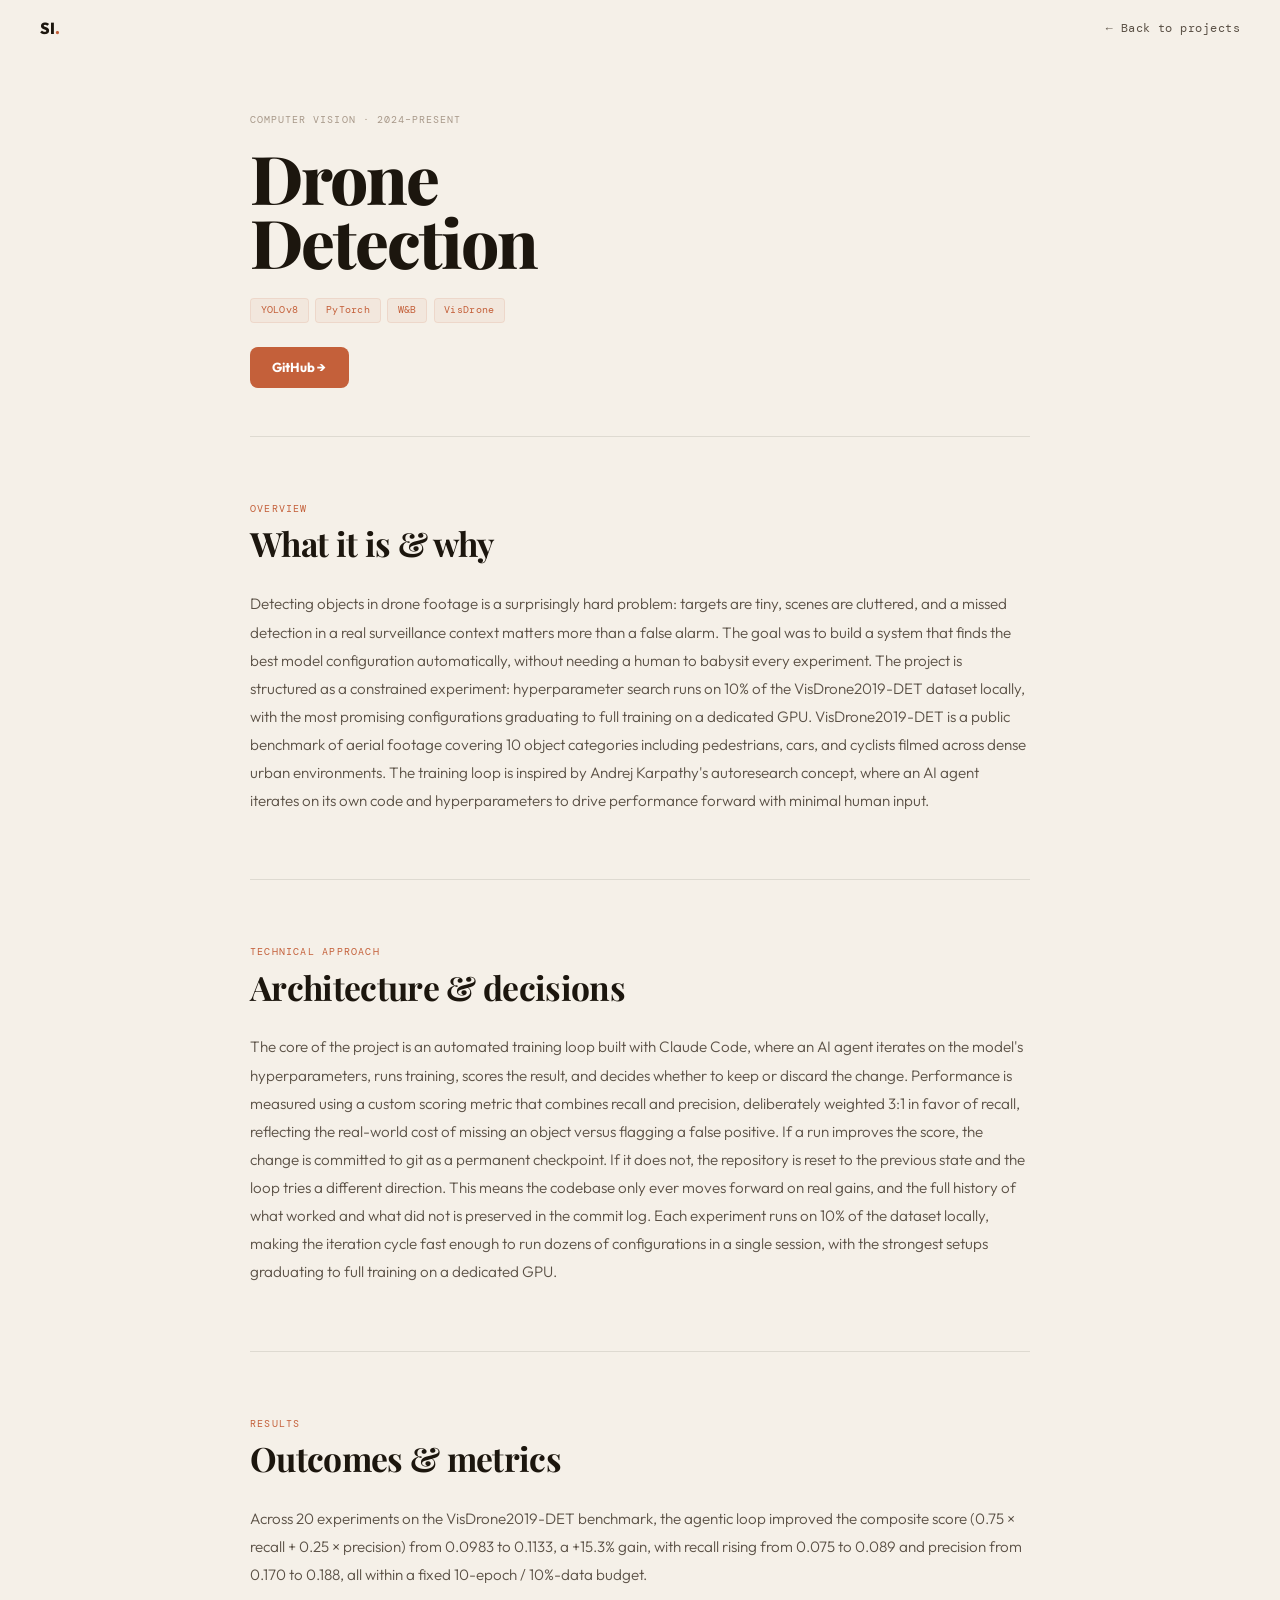
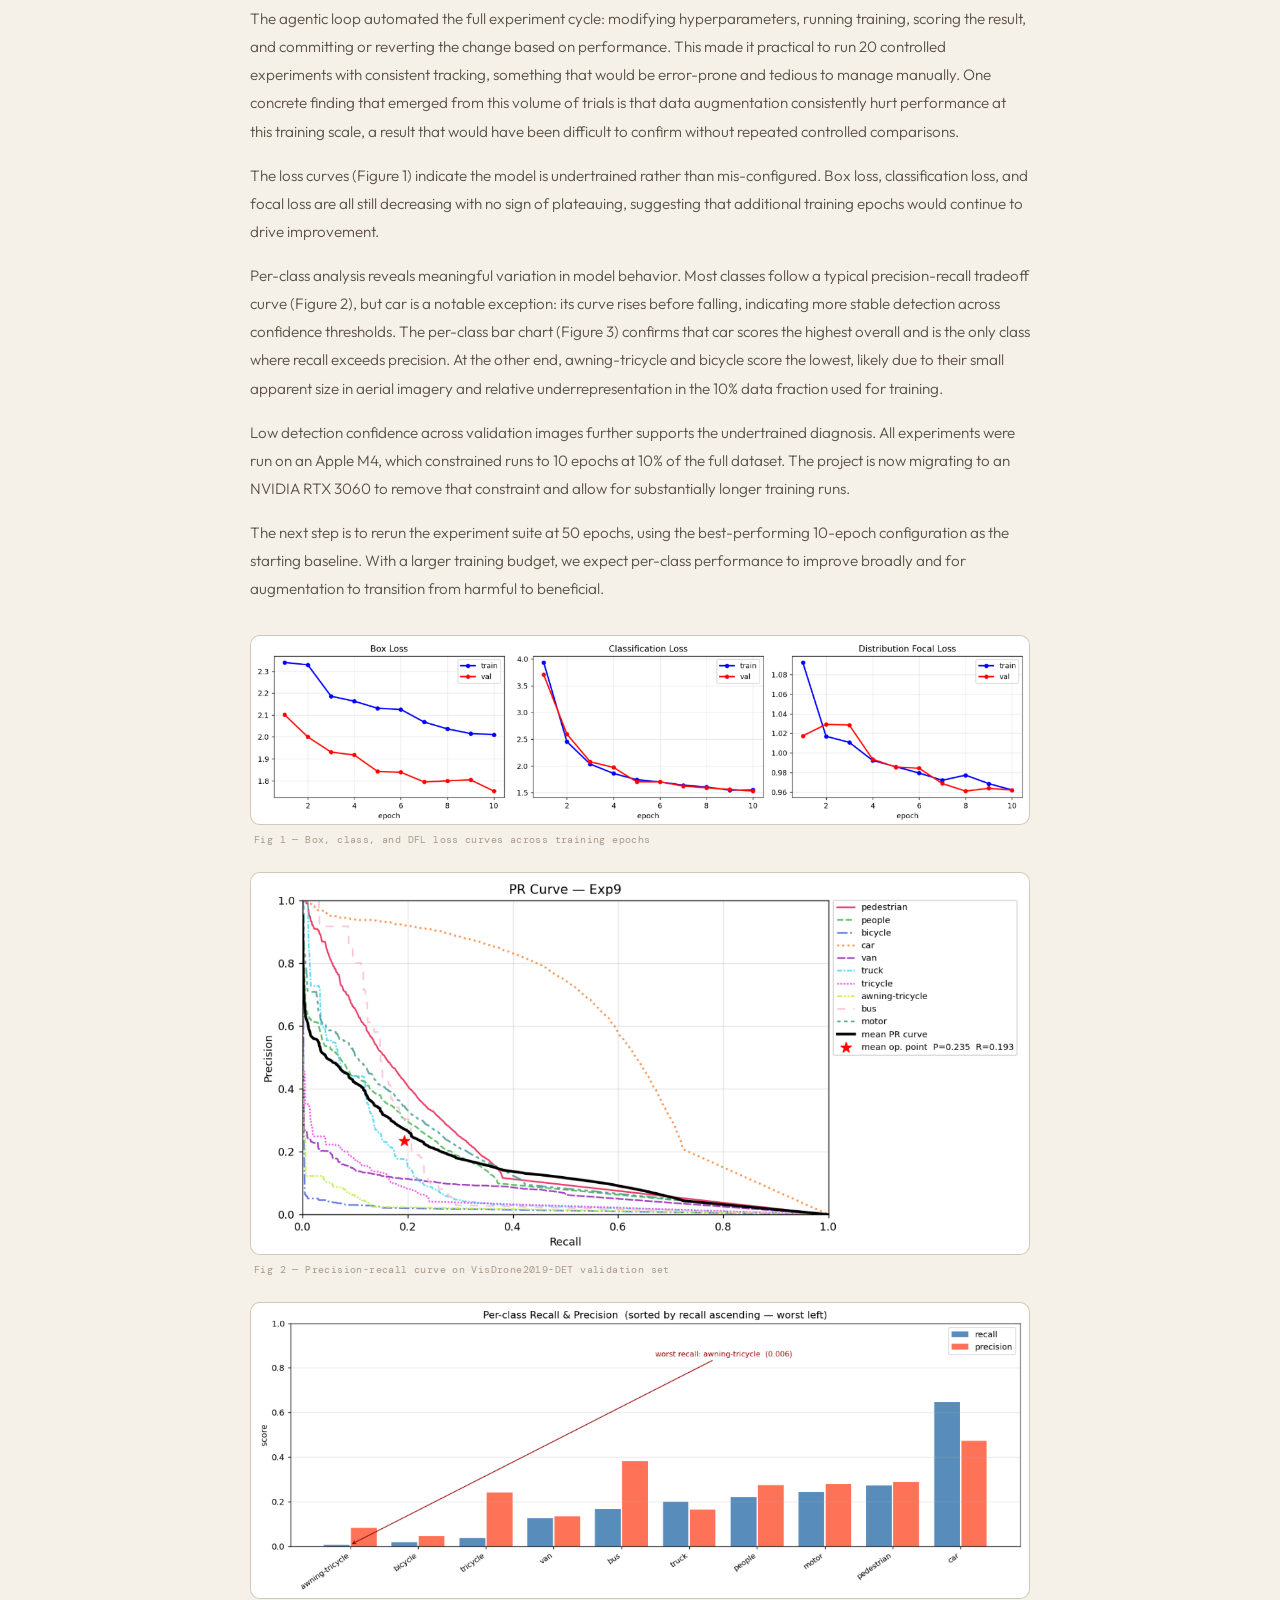
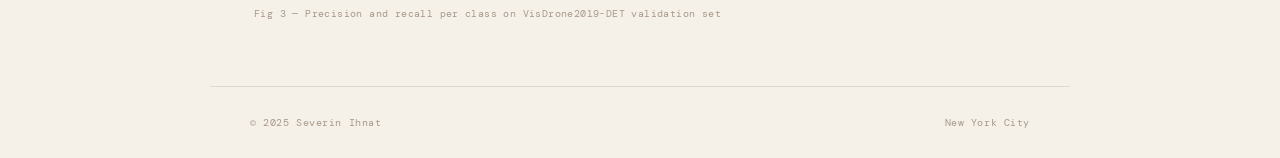
<file: projects/drone.html>
<!DOCTYPE html>
<html lang="en">
<head>
  <meta charset="UTF-8" />
  <meta name="viewport" content="width=device-width, initial-scale=1.0" />
  <title>Drone Detection Pipeline — Severin Ihnat</title>
  <link rel="preconnect" href="https://fonts.googleapis.com" />
  <link rel="preconnect" href="https://fonts.gstatic.com" crossorigin />
  <link href="https://fonts.googleapis.com/css2?family=Playfair+Display:ital,wght@0,700;0,800;1,400&family=Outfit:wght@300;400;500;700&family=DM+Mono:wght@300;400&display=swap" rel="stylesheet" />
  <link rel="stylesheet" href="project.css" />
</head>
<body>

<nav id="nav">
  <a class="nav-logo" href="/">SI<span>.</span></a>
  <a class="nav-back" href="/#projects">← Back to projects</a>
</nav>

<div class="wrap">

  <div class="proj-hero reveal">
    <div class="proj-hero-text">
      <p class="proj-meta">Computer Vision · 2024–present</p>
      <h1 class="proj-title">Drone<br /><em>Detection</em></h1>
      <div class="proj-tags">
        <span class="proj-tag">YOLOv8</span>
        <span class="proj-tag">PyTorch</span>
        <span class="proj-tag">W&amp;B</span>
        <span class="proj-tag">VisDrone</span>
      </div>
      <div style="margin-top: 1.5rem;">
        <a class="btn-solid" href="https://github.com/sihnat24/droneYOLOv8" target="_blank">GitHub →</a>
      </div>
    </div>
  </div>

  <section class="sec">
    <div class="wrap" style="padding:0">
      <p class="eyebrow reveal">Overview</p>
      <h2 class="sec-title reveal rd1">What it is <em>&amp; why</em></h2>
      <div class="body-text reveal rd2">
        <p>Detecting objects in drone footage is a surprisingly hard problem: targets are tiny, scenes are cluttered, and a missed detection in a real surveillance context matters more than a false alarm. The goal was to build a system that finds the best model configuration automatically, without needing a human to babysit every experiment. The project is structured as a constrained experiment: hyperparameter search runs on 10% of the VisDrone2019-DET dataset locally, with the most promising configurations graduating to full training on a dedicated GPU. VisDrone2019-DET is a public benchmark of aerial footage covering 10 object categories including pedestrians, cars, and cyclists filmed across dense urban environments. The training loop is inspired by Andrej Karpathy's autoresearch concept, where an AI agent iterates on its own code and hyperparameters to drive performance forward with minimal human input.</p>
      </div>
    </div>
  </section>

  <section class="sec">
    <div class="wrap" style="padding:0">
      <p class="eyebrow reveal">Technical Approach</p>
      <h2 class="sec-title reveal rd1">Architecture &amp; <em>decisions</em></h2>
      <div class="body-text reveal rd2">
        <p>The core of the project is an automated training loop built with Claude Code, where an AI agent iterates on the model's hyperparameters, runs training, scores the result, and decides whether to keep or discard the change. Performance is measured using a custom scoring metric that combines recall and precision, deliberately weighted 3:1 in favor of recall, reflecting the real-world cost of missing an object versus flagging a false positive. If a run improves the score, the change is committed to git as a permanent checkpoint. If it does not, the repository is reset to the previous state and the loop tries a different direction. This means the codebase only ever moves forward on real gains, and the full history of what worked and what did not is preserved in the commit log. Each experiment runs on 10% of the dataset locally, making the iteration cycle fast enough to run dozens of configurations in a single session, with the strongest setups graduating to full training on a dedicated GPU.</p>
      </div>
    </div>
  </section>

  <section class="sec">
    <div class="wrap" style="padding:0">
      <p class="eyebrow reveal">Results</p>
      <h2 class="sec-title reveal rd1">Outcomes &amp; <em>metrics</em></h2>
      <div class="body-text reveal rd2">
        <p>Across 20 experiments on the VisDrone2019-DET benchmark, the agentic loop improved the composite score (0.75 × recall + 0.25 × precision) from 0.0983 to 0.1133, a +15.3% gain, with recall rising from 0.075 to 0.089 and precision from 0.170 to 0.188, all within a fixed 10-epoch / 10%-data budget.</p>

        <p>The agentic loop automated the full experiment cycle: modifying hyperparameters, running training, scoring the result, and committing or reverting the change based on performance. This made it practical to run 20 controlled experiments with consistent tracking, something that would be error-prone and tedious to manage manually. One concrete finding that emerged from this volume of trials is that data augmentation consistently hurt performance at this training scale, a result that would have been difficult to confirm without repeated controlled comparisons.</p>

        <p>The loss curves (Figure 1) indicate the model is undertrained rather than mis-configured. Box loss, classification loss, and focal loss are all still decreasing with no sign of plateauing, suggesting that additional training epochs would continue to drive improvement.</p>

        <p>Per-class analysis reveals meaningful variation in model behavior. Most classes follow a typical precision-recall tradeoff curve (Figure 2), but car is a notable exception: its curve rises before falling, indicating more stable detection across confidence thresholds. The per-class bar chart (Figure 3) confirms that car scores the highest overall and is the only class where recall exceeds precision. At the other end, awning-tricycle and bicycle score the lowest, likely due to their small apparent size in aerial imagery and relative underrepresentation in the 10% data fraction used for training.</p>

        <p>Low detection confidence across validation images further supports the undertrained diagnosis. All experiments were run on an Apple M4, which constrained runs to 10 epochs at 10% of the full dataset. The project is now migrating to an NVIDIA RTX 3060 to remove that constraint and allow for substantially longer training runs.</p>

        <p>The next step is to rerun the experiment suite at 50 epochs, using the best-performing 10-epoch configuration as the starting baseline. With a larger training budget, we expect per-class performance to improve broadly and for augmentation to transition from harmful to beneficial.</p>
      </div>
      <div class="result-images stacked reveal rd3" style="--img-scale: 100%">
        <div class="result-img-wrap">
          <div class="result-img">
            <img src="../img/yolo/box, cl, dfl curves.png" alt="Box, class, and DFL loss curves" />
          </div>
          <span class="result-img-caption">Fig 1 — Box, class, and DFL loss curves across training epochs</span>
        </div>
        <div class="result-img-wrap">
          <div class="result-img">
            <img src="../img/yolo/pr curve.png" alt="Precision-recall curve" />
          </div>
          <span class="result-img-caption">Fig 2 — Precision-recall curve on VisDrone2019-DET validation set</span>
        </div>
        <div class="result-img-wrap">
          <div class="result-img">
           <img src="../img/yolo/pr per class.png" alt="Precision and recall per class" />
          </div>
          <span class="result-img-caption">Fig 3 — Precision and recall per class on VisDrone2019-DET validation set</span>
        </div>
      </div>
    </div>
  </section>

</div>

<footer>
  <p>© 2025 Severin Ihnat</p>
  <p>New York City</p>
</footer>

<script>
  const nav = document.getElementById('nav');
  window.addEventListener('scroll', () => nav.classList.toggle('scrolled', scrollY > 40));
  const obs = new IntersectionObserver(
    es => es.forEach(e => { if (e.isIntersecting) { e.target.classList.add('visible'); obs.unobserve(e.target); } }),
    { threshold: 0.08, rootMargin: '0px 0px -30px 0px' }
  );
  document.querySelectorAll('.reveal').forEach(el => obs.observe(el));
</script>

</body>
</html>
</file>
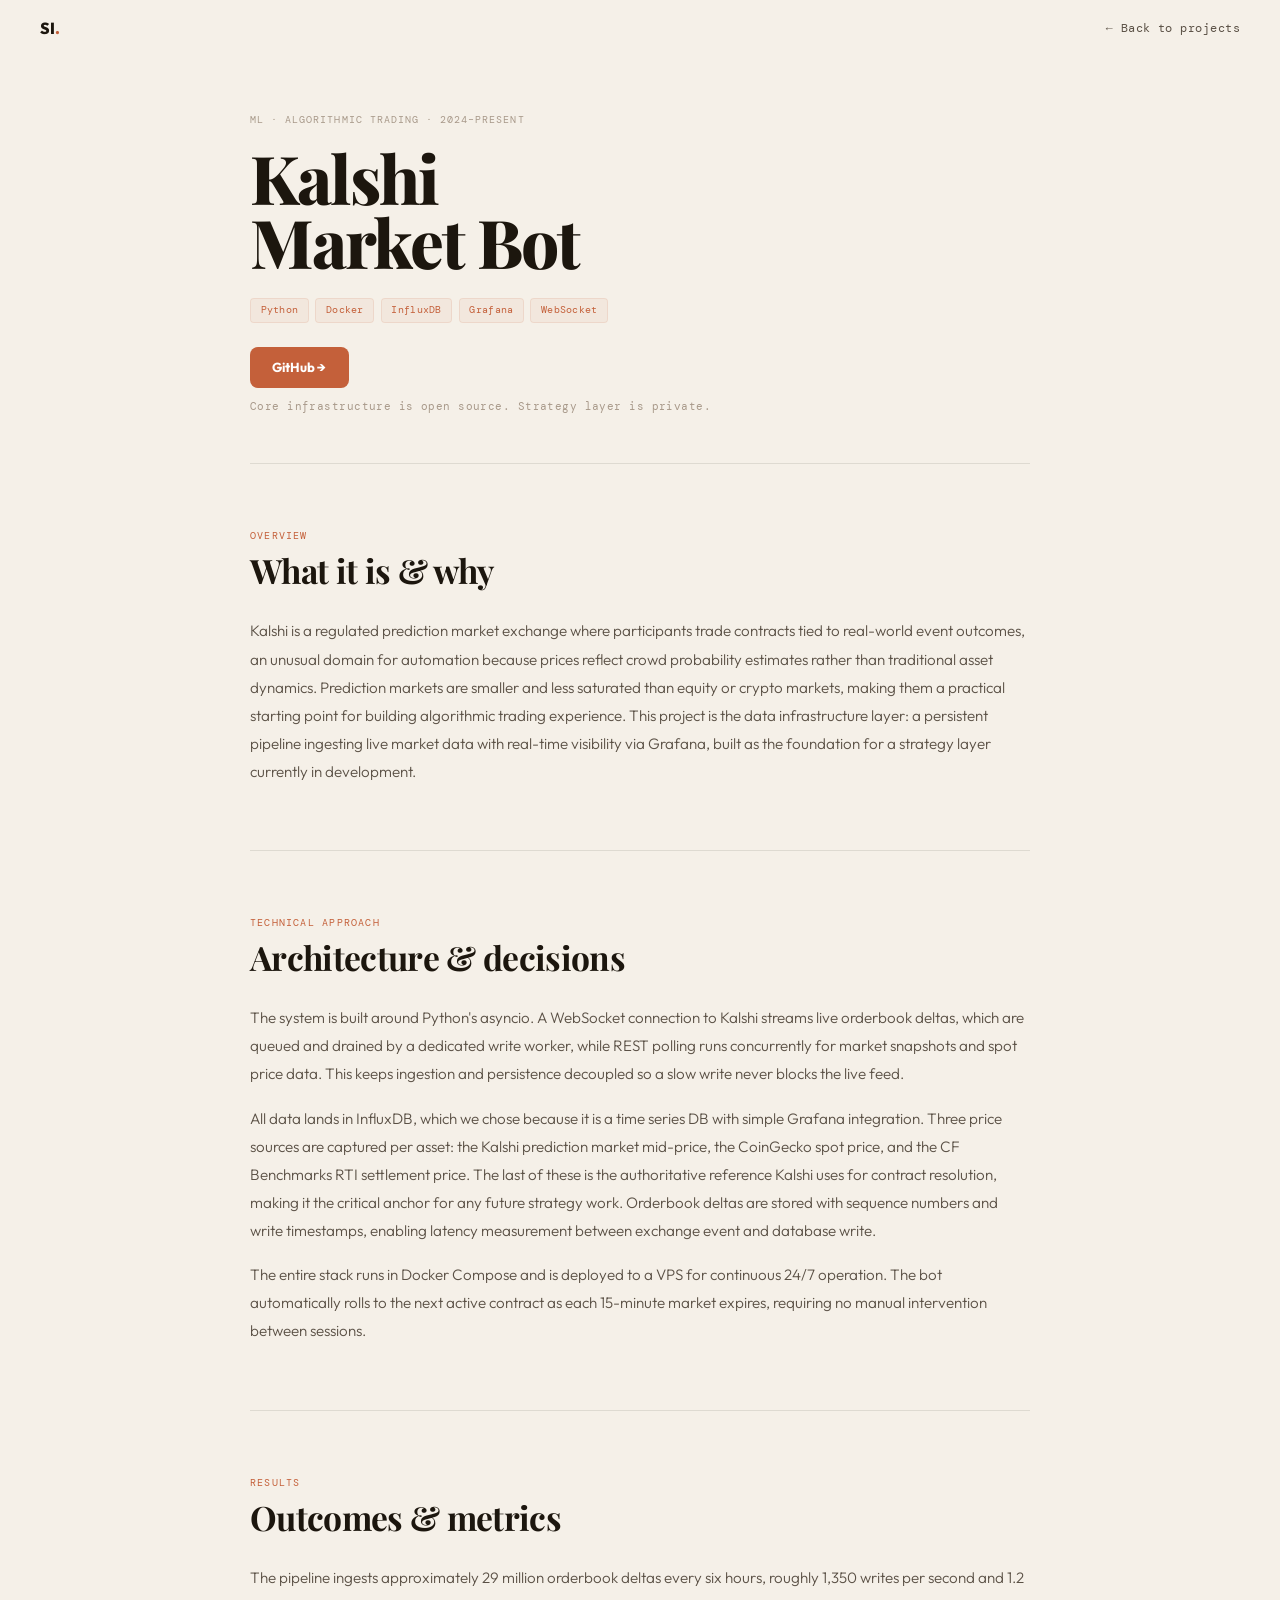
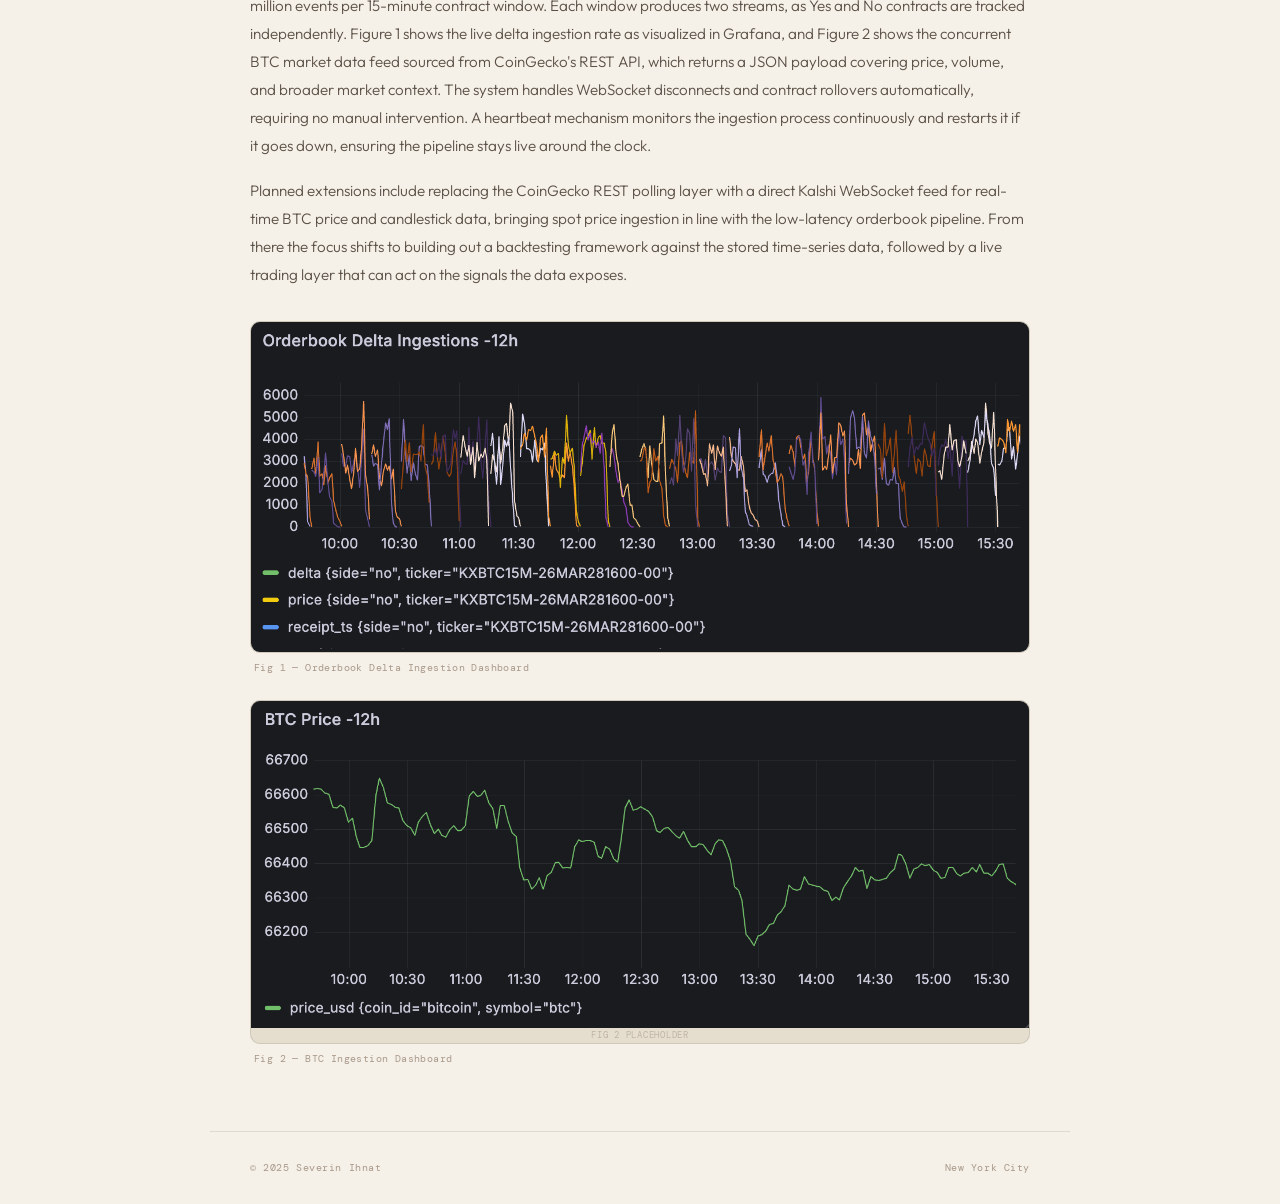
<file: projects/kalshi.html>
<!DOCTYPE html>
<html lang="en">
<head>
  <meta charset="UTF-8" />
  <meta name="viewport" content="width=device-width, initial-scale=1.0" />
  <title>Kalshi Prediction Market Bot — Severin Ihnat</title>
  <link rel="preconnect" href="https://fonts.googleapis.com" />
  <link rel="preconnect" href="https://fonts.gstatic.com" crossorigin />
  <link href="https://fonts.googleapis.com/css2?family=Playfair+Display:ital,wght@0,700;0,800;1,400&family=Outfit:wght@300;400;500;700&family=DM+Mono:wght@300;400&display=swap" rel="stylesheet" />
  <link rel="stylesheet" href="project.css" />
</head>
<body>

<nav id="nav">
  <a class="nav-logo" href="/">SI<span>.</span></a>
  <a class="nav-back" href="/#projects">← Back to projects</a>
</nav>

<div class="wrap">

  <div class="proj-hero reveal">
    <div class="proj-hero-text">
      <p class="proj-meta">ML · Algorithmic Trading · 2024–present</p>
      <h1 class="proj-title">Kalshi<br /><em>Market Bot</em></h1>
      <div class="proj-tags">
        <span class="proj-tag">Python</span>
        <span class="proj-tag">Docker</span>
        <span class="proj-tag">InfluxDB</span>
        <span class="proj-tag">Grafana</span>
        <span class="proj-tag">WebSocket</span>
      </div>
      <div style="margin-top: 1.5rem;">
        <a class="btn-solid" href="https://github.com/sihnat24/ingestion-pipeline" target="_blank">GitHub →</a>
        <p style="margin-top: 0.6rem; font-family: var(--fm); font-size: 0.68rem; color: var(--text-soft); letter-spacing: 0.04em;">Core infrastructure is open source. Strategy layer is private.</p>
      </div>
    </div>
  </div>

  <section class="sec">
    <div class="wrap" style="padding:0">
      <p class="eyebrow reveal">Overview</p>
      <h2 class="sec-title reveal rd1">What it is <em>&amp; why</em></h2>
      <div class="body-text reveal rd2">
        <p>Kalshi is a regulated prediction market exchange where participants trade contracts tied to real-world event outcomes, an unusual domain for automation because prices reflect crowd probability estimates rather than traditional asset dynamics. Prediction markets are smaller and less saturated than equity or crypto markets, making them a practical starting point for building algorithmic trading experience. This project is the data infrastructure layer: a persistent pipeline ingesting live market data with real-time visibility via Grafana, built as the foundation for a strategy layer currently in development.</p>
      </div>
    </div>
  </section>

  <section class="sec">
    <div class="wrap" style="padding:0">
      <p class="eyebrow reveal">Technical Approach</p>
      <h2 class="sec-title reveal rd1">Architecture &amp; <em>decisions</em></h2>
      <div class="body-text reveal rd2">
        <p>The system is built around Python's asyncio. A WebSocket connection to Kalshi streams live orderbook deltas, which are queued and drained by a dedicated write worker, while REST polling runs concurrently for market snapshots and spot price data. This keeps ingestion and persistence decoupled so a slow write never blocks the live feed.</p>
        <p>All data lands in InfluxDB, which we chose because it is a time series DB with simple Grafana integration. Three price sources are captured per asset: the Kalshi prediction market mid-price, the CoinGecko spot price, and the CF Benchmarks RTI settlement price. The last of these is the authoritative reference Kalshi uses for contract resolution, making it the critical anchor for any future strategy work. Orderbook deltas are stored with sequence numbers and write timestamps, enabling latency measurement between exchange event and database write.</p>
        <p>The entire stack runs in Docker Compose and is deployed to a VPS for continuous 24/7 operation. The bot automatically rolls to the next active contract as each 15-minute market expires, requiring no manual intervention between sessions.</p>

      </div>
    </div>
  </section>

  <section class="sec">
    <div class="wrap" style="padding:0">
      <p class="eyebrow reveal">Results</p>
      <h2 class="sec-title reveal rd1">Outcomes &amp; <em>metrics</em></h2>
      <div class="body-text reveal rd2">
        <p>The pipeline ingests approximately 29 million orderbook deltas every six hours, roughly 1,350 writes per second and 1.2 million events per 15-minute contract window. Each window produces two streams, as Yes and No contracts are tracked independently. Figure 1 shows the live delta ingestion rate as visualized in Grafana, and Figure 2 shows the concurrent BTC market data feed sourced from CoinGecko's REST API, which returns a JSON payload covering price, volume, and broader market context. The system handles WebSocket disconnects and contract rollovers automatically, requiring no manual intervention. A heartbeat mechanism monitors the ingestion process continuously and restarts it if it goes down, ensuring the pipeline stays live around the clock.</p>
        <p>Planned extensions include replacing the CoinGecko REST polling layer with a direct Kalshi WebSocket feed for real-time BTC price and candlestick data, bringing spot price ingestion in line with the low-latency orderbook pipeline. From there the focus shifts to building out a backtesting framework against the stored time-series data, followed by a live trading layer that can act on the signals the data exposes.</p>
      </div>
      <div class="result-images stacked reveal rd3" style="--img-scale: 100%">
        <div class="result-img-wrap">
          <div class="result-img">
            <img src="../img/kalshi/delta graph.png" alt="Grafana dashboard — live Kalshi delta ingestion rate" />
          </div>
          <span class="result-img-caption">Fig 1 — Orderbook Delta Ingestion Dashboard</span>
        </div>
        <div class="result-img-wrap">
          <div class="result-img">
            <img src="../img/kalshi/btc graph.png" alt="Grafana dashboard — live BTC ingestion price" />
            <div class="result-img-placeholder"><div class="rip-label">Fig 2 placeholder</div></div>
          </div>
          <span class="result-img-caption">Fig 2 — BTC Ingestion Dashboard</span>
        </div>
      </div>
    </div>
  </section>

</div>

<footer>
  <p>© 2025 Severin Ihnat</p>
  <p>New York City</p>
</footer>

<script>
  const nav = document.getElementById('nav');
  window.addEventListener('scroll', () => nav.classList.toggle('scrolled', scrollY > 40));
  const obs = new IntersectionObserver(
    es => es.forEach(e => { if (e.isIntersecting) { e.target.classList.add('visible'); obs.unobserve(e.target); } }),
    { threshold: 0.08, rootMargin: '0px 0px -30px 0px' }
  );
  document.querySelectorAll('.reveal').forEach(el => obs.observe(el));
</script>

</body>
</html>
</file>
<file: projects/project.css>
*, *::before, *::after { box-sizing: border-box; margin: 0; padding: 0; }

:root {
  --bg:          #f5f0e8;
  --bg2:         #ede7d9;
  --bg3:         #e5dece;
  --border:      rgba(28,22,14,0.1);
  --border2:     rgba(28,22,14,0.2);
  --text:        #1c160e;
  --text-mid:    #5a5045;
  --text-soft:   #a8998a;
  --accent:      #c4603a;
  --accent-dim:  rgba(196,96,58,0.12);
  --accent-dim2: rgba(196,96,58,0.06);
  --fd: 'Outfit', sans-serif;
  --fs: 'Playfair Display', serif;
  --fm: 'DM Mono', monospace;
}

html { scroll-behavior: smooth; }
body { background: var(--bg); color: var(--text); font-family: var(--fd); font-size: 16px; line-height: 1.6; overflow-x: hidden; }

/* NAV */
nav { position: fixed; top: 0; left: 0; right: 0; z-index: 100; height: 58px; padding: 0 2.5rem; display: flex; align-items: center; justify-content: space-between; transition: background 0.3s; }
nav.scrolled { background: rgba(245,240,232,0.92); backdrop-filter: blur(14px); border-bottom: 1px solid var(--border); }
.nav-logo { font-weight: 800; font-size: 1rem; color: var(--text); text-decoration: none; letter-spacing: -0.01em; }
.nav-logo span { color: var(--accent); }
.nav-back { font-family: var(--fm); font-size: 0.72rem; color: var(--text-mid); text-decoration: none; letter-spacing: 0.04em; transition: color 0.2s; }
.nav-back:hover { color: var(--accent); }

/* SHARED */
.wrap { max-width: 860px; margin: 0 auto; padding: 0 2.5rem; }
.sec { padding: 4rem 0; border-top: 1px solid var(--border); }
.eyebrow { font-family: var(--fm); font-size: 0.63rem; letter-spacing: 0.12em; text-transform: uppercase; color: var(--accent); margin-bottom: 0.5rem; }
.sec-title { font-family: var(--fs); font-size: clamp(1.6rem, 3vw, 2.1rem); font-weight: 700; letter-spacing: -0.02em; line-height: 1.1; color: var(--text); margin-bottom: 1.75rem; }
.sec-title em { font-style: normal; }

/* BODY TEXT */
.body-text p { font-size: 0.95rem; color: var(--text-mid); line-height: 1.85; margin-bottom: 1rem; font-weight: 300; }
.body-text p:last-child { margin-bottom: 0; }
.body-text strong { color: var(--text); font-weight: 600; }

/* PROJECT HERO */
.proj-hero { padding: 7rem 0 3rem; }
.proj-hero-text { display: flex; flex-direction: column; }
.proj-meta { font-family: var(--fm); font-size: 0.65rem; letter-spacing: 0.1em; text-transform: uppercase; color: var(--text-soft); margin-bottom: 1rem; }
.proj-title { font-family: var(--fs); font-size: clamp(2.4rem, 6vw, 4.2rem); font-weight: 800; line-height: 0.96; letter-spacing: -0.03em; color: var(--text); margin-bottom: 1.5rem; }
.proj-title em { font-style: normal; }
.proj-tags { display: flex; flex-wrap: wrap; gap: 0.4rem; }
.proj-tag { font-family: var(--fm); font-size: 0.62rem; padding: 0.22rem 0.6rem; background: var(--accent-dim2); border: 1px solid var(--accent-dim); color: var(--accent); border-radius: 4px; letter-spacing: 0.03em; }
.proj-hero-img { aspect-ratio: 4 / 3; border-radius: 12px; overflow: hidden; border: 1px solid var(--border); background: var(--bg3); }
.proj-hero-img img { width: 100%; height: 100%; object-fit: cover; object-position: center; display: block; }
.proj-hero-img-placeholder { width: 100%; height: 100%; display: flex; align-items: center; justify-content: center; }
.proj-hero-img-placeholder span { font-family: var(--fm); font-size: 0.58rem; letter-spacing: 0.08em; text-transform: uppercase; color: var(--text-soft); opacity: 0.5; }

/* RESULT IMAGES */
.result-images { display: grid; grid-template-columns: repeat(auto-fit, minmax(260px, 1fr)); gap: 1.5rem; margin-top: 2rem; }
.result-images.stacked { grid-template-columns: 1fr; align-items: start; }
.result-img-wrap { display: flex; flex-direction: column; gap: 0.45rem; }
.result-img { border-radius: 10px; overflow: hidden; border: 1px solid var(--border); background: var(--bg3); }
.result-img img { width: var(--img-scale, 100%); max-width: 100%; height: auto; display: block; }
.result-img-placeholder { width: 100%; height: 100%; display: flex; flex-direction: column; align-items: center; justify-content: center; gap: 0.5rem; }
.rip-label { font-family: var(--fm); font-size: 0.58rem; letter-spacing: 0.08em; text-transform: uppercase; color: var(--text-soft); opacity: 0.6; }
.result-img-caption { font-family: var(--fm); font-size: 0.62rem; color: var(--text-soft); letter-spacing: 0.04em; padding: 0 0.25rem; }

/* LINKS */
.link-row { display: flex; gap: 0.75rem; flex-wrap: wrap; }
.btn-solid { padding: 0.65rem 1.4rem; background: var(--accent); color: #fff; font-size: 0.82rem; font-weight: 700; border-radius: 8px; text-decoration: none; transition: opacity 0.2s, transform 0.15s; display: inline-block; }
.btn-solid:hover { opacity: 0.85; transform: translateY(-1px); }
.btn-ghost { padding: 0.65rem 1.4rem; border: 1.5px solid var(--border2); color: var(--text-mid); font-size: 0.82rem; font-weight: 500; border-radius: 8px; text-decoration: none; transition: border-color 0.2s, color 0.2s, transform 0.15s; display: inline-block; }
.btn-ghost:hover { border-color: var(--accent); color: var(--accent); transform: translateY(-1px); }

/* FOOTER */
footer { border-top: 1px solid var(--border); padding: 1.75rem 2.5rem; max-width: 860px; margin: 0 auto; display: flex; justify-content: space-between; }
footer p { font-family: var(--fm); font-size: 0.6rem; color: var(--text-soft); letter-spacing: 0.06em; }

/* REVEAL */
.reveal { opacity: 0; transform: translateY(16px); transition: opacity 0.6s ease, transform 0.6s ease; }
.reveal.visible { opacity: 1; transform: none; }
.rd1 { transition-delay: 0.07s; } .rd2 { transition-delay: 0.14s; } .rd3 { transition-delay: 0.21s; }

@media (max-width: 680px) {
  nav, footer { padding-left: 1.25rem; padding-right: 1.25rem; }
  .wrap { padding: 0 1.25rem; }
  .proj-hero { grid-template-columns: 1fr; gap: 2rem; }
  .proj-hero-img { order: -1; aspect-ratio: 16 / 9; }
  .result-images { grid-template-columns: 1fr; }
}
</file>
